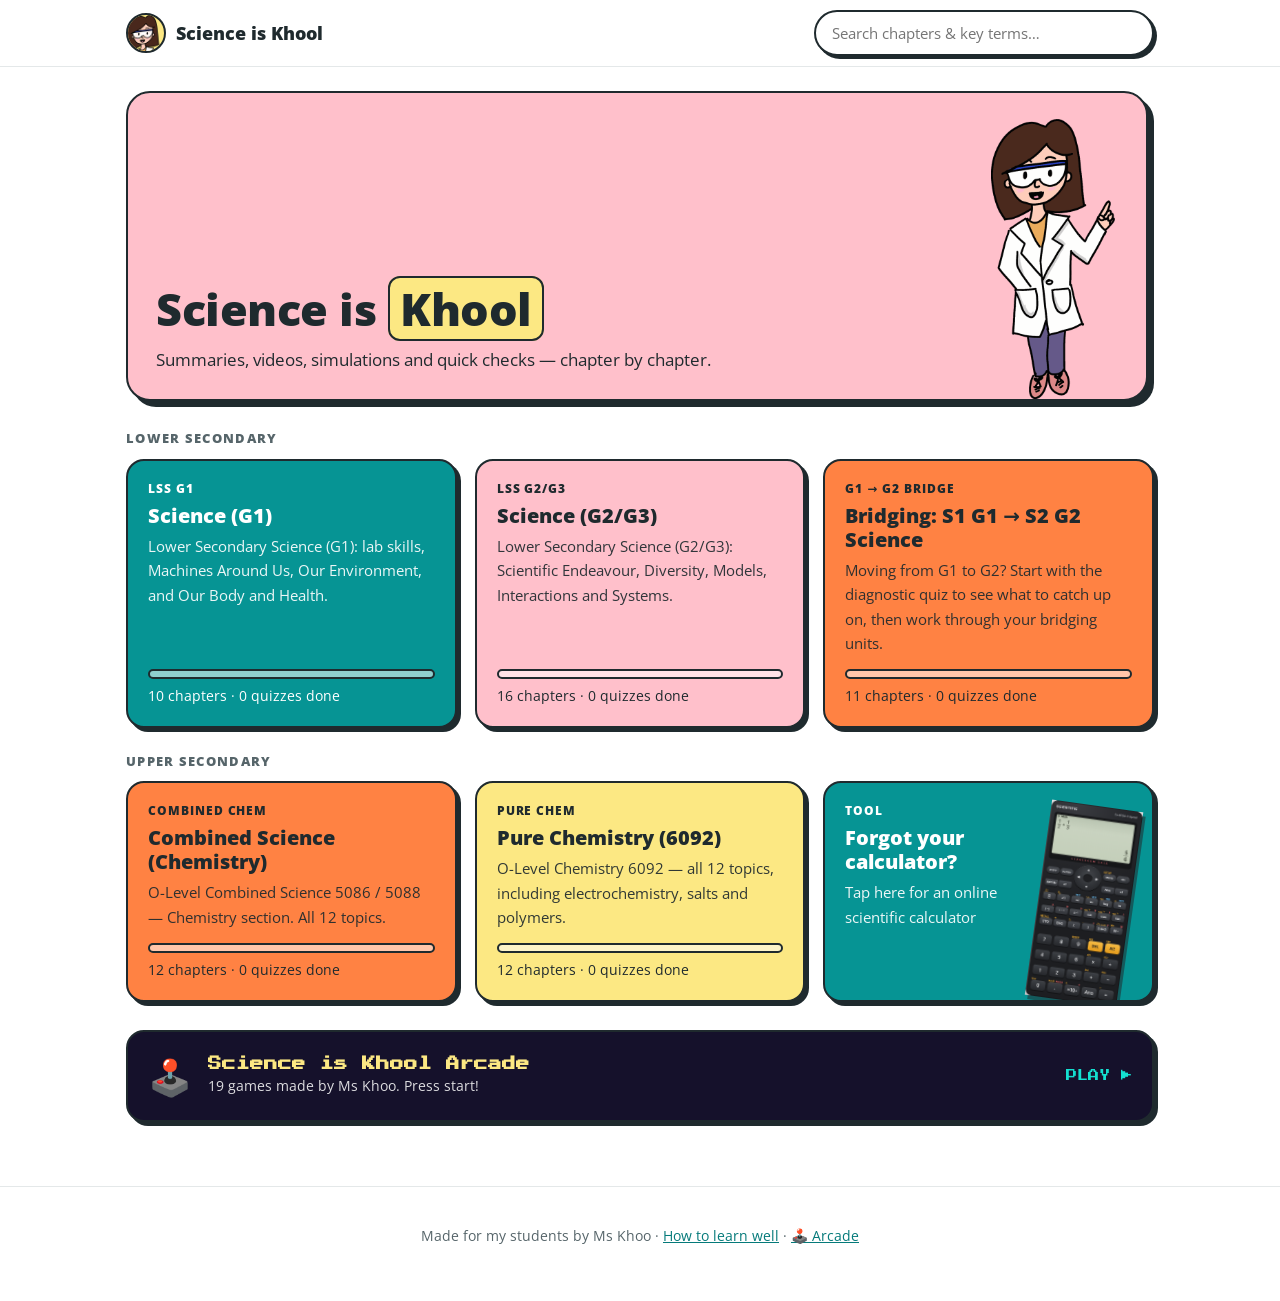
<file: index.html>
<!doctype html>
<html lang="en">
<head>
  <meta charset="utf-8">
  <meta name="viewport" content="width=device-width, initial-scale=1">
  <title>Science is Khool</title>
  <meta name="referrer" content="strict-origin-when-cross-origin">
  <meta name="description" content="Chapter summaries, videos, simulations and quizzes for secondary science and chemistry.">
  <link rel="icon" type="image/png" href="assets/img/favicon.png">
  <link rel="preconnect" href="https://fonts.googleapis.com">
  <link rel="preconnect" href="https://fonts.gstatic.com" crossorigin>
  <link href="https://fonts.googleapis.com/css2?family=Open+Sans:wght@300;400;600;700;800&family=Press+Start+2P&display=swap" rel="stylesheet">
  <link rel="stylesheet" href="assets/style.css?v=20261126a">
</head>
<body>
  <header class="topbar">
    <div class="topbar-inner">
      <a class="brand" href="#/">
        <img src="assets/img/head.png" alt="">
        <span>Science is Khool</span>
      </a>
      <div class="search-wrap">
        <input id="search" type="search" placeholder="Search chapters &amp; key terms…" aria-label="Search chapters and key terms" autocomplete="off">
        <div id="search-results" class="search-results" hidden></div>
      </div>
    </div>
  </header>

  <main id="app" tabindex="-1"></main>

  <footer class="footer">
    <p>Made for my students by Ms Khoo · <a href="#/how-to-learn">How to learn well</a> · <a href="#/arcade">🕹️ Arcade</a></p>
  </footer>

  <!-- Content. To update the site, edit the files in /data.
       After any change, bump the ?v= number below (e.g. 20261004b -> 20261005a)
       so students' browsers load the new version instead of an old saved copy. -->
  <script src="data/site.js?v=20261126a"></script>
  <script src="data/g1-science.js?v=20261028a"></script>
  <script src="data/g2g3-science.js?v=20261028a"></script>
  <script src="data/bridge-g1g2.js?v=20261028a"></script>
  <script src="data/combined-chem.js?v=20261031a"></script>
  <script src="data/pure-chem.js?v=20261031a"></script>
  <script src="data/recall.js?v=20261028a"></script>
  <script src="data/spelling.js?v=20261028a"></script>
  <script src="data/arcade.js?v=20261031a"></script>
  <script src="assets/app.js?v=20261126a"></script>
</body>
</html>
</file>
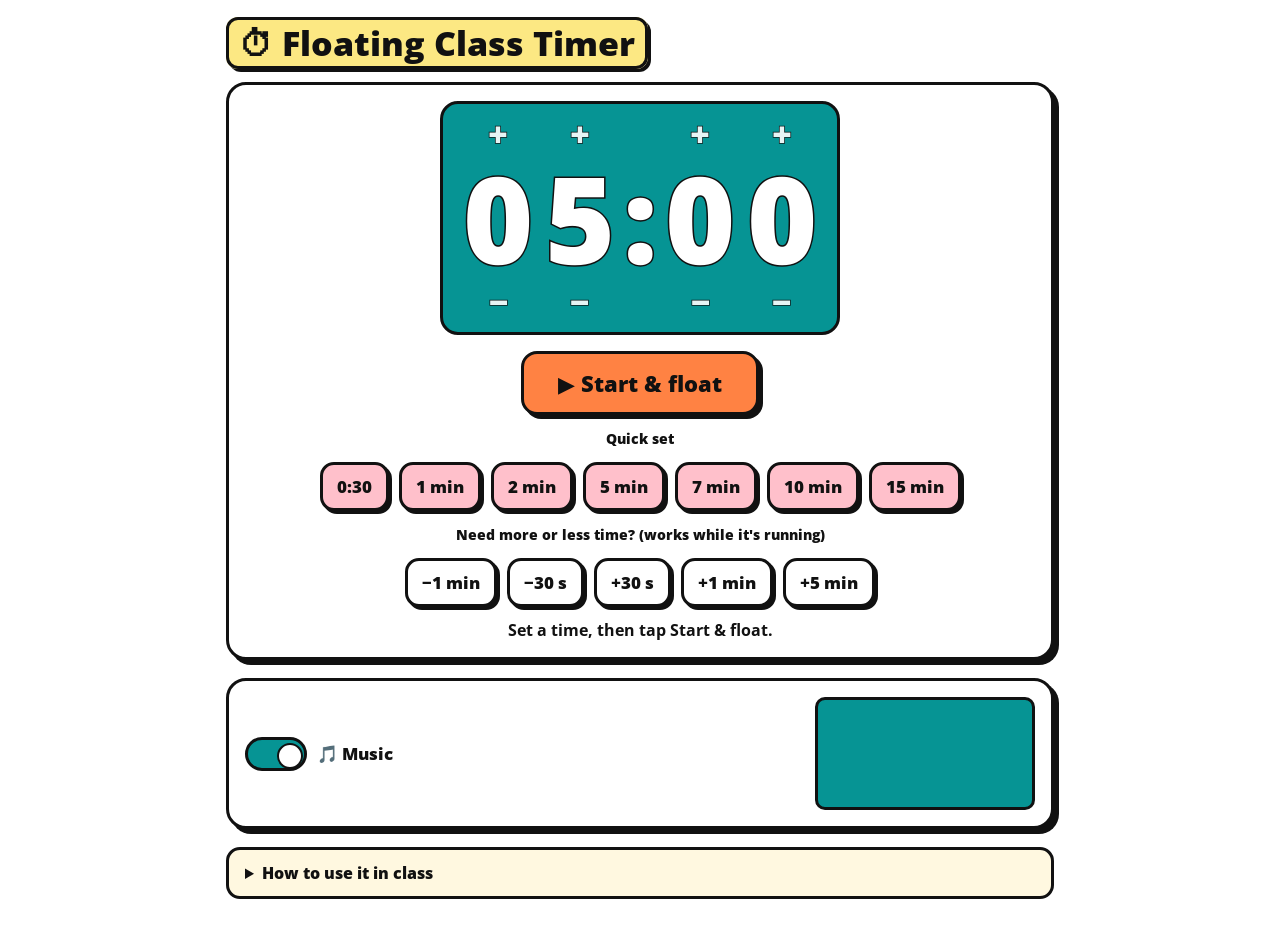
<file: timer/index.html>
<!DOCTYPE html>
<html lang="en">
<head>
<meta charset="utf-8">
<meta name="viewport" content="width=device-width, initial-scale=1">
<title>Floating Class Timer</title>
<meta name="robots" content="noindex">
<link rel="icon" type="image/png" href="../assets/img/favicon.png">
<link rel="preconnect" href="https://fonts.googleapis.com">
<link href="https://fonts.googleapis.com/css2?family=Open+Sans:wght@400;700;800&display=swap" rel="stylesheet">
<style>
  :root{--orange:#FF8243;--pink:#FFC0CB;--yellow:#FCE883;--teal:#069494;--red:#E53935;--ink:#111;color-scheme:light}
  *{box-sizing:border-box;min-width:0}
  body{margin:0;font-family:"Open Sans",system-ui,sans-serif;background:#fff;color:var(--ink);-webkit-tap-highlight-color:transparent}
  main{max-width:860px;margin:0 auto;padding:20px 16px 40px}
  h1{font-weight:800;font-size:clamp(24px,4.5vw,34px);margin:0 0 16px}
  h1 span{background:var(--yellow);border:3px solid var(--ink);border-radius:12px;padding:0 10px;box-shadow:3px 3px 0 var(--ink)}
  button{font-family:inherit;font-weight:800;cursor:pointer;border:3px solid var(--ink);border-radius:14px;box-shadow:3px 3px 0 var(--ink);
         background:#fff;color:var(--ink);transition:transform .08s,box-shadow .08s;touch-action:manipulation}
  button:active{transform:translate(2px,2px);box-shadow:1px 1px 0 var(--ink)}
  .card{border:3px solid var(--ink);border-radius:20px;box-shadow:5px 5px 0 var(--ink);background:#fff;padding:16px;margin-bottom:18px}

  /* Clock with +/- per digit */
  .clock{display:flex;align-items:center;gap:16px;flex-wrap:wrap;justify-content:center}
  .digits{display:grid;grid-template-columns:repeat(2,1fr) auto repeat(2,1fr);align-items:center;justify-items:center;
          background:var(--teal);border:3px solid var(--ink);border-radius:18px;padding:6px 14px;transition:background .3s}
  .digits.warn{background:var(--red)}.digits.done{background:var(--yellow)}
  .d{font-size:clamp(64px,13vw,120px);font-weight:800;line-height:1;color:#fff;-webkit-text-stroke:3px var(--ink);
     paint-order:stroke fill;font-variant-numeric:tabular-nums;width:.68em;text-align:center}
  .colon{font-size:clamp(64px,13vw,120px);font-weight:800;color:#fff;-webkit-text-stroke:3px var(--ink);paint-order:stroke fill;line-height:1;padding:0 2px}
  .pm{width:56px;height:44px;font-size:34px;line-height:1;padding:0;margin:2px 0;background:none;border:0;box-shadow:none;border-radius:10px;
       color:#fff;-webkit-text-stroke:1.5px var(--ink);paint-order:stroke fill;opacity:.9}
  .pm:active{transform:scale(.85);box-shadow:none;background:rgba(255,255,255,.18)}
  .pm:focus-visible{outline:3px solid #fff}
  .clock{flex-direction:column}
  .go{background:var(--orange);font-size:22px;padding:14px 34px;border-radius:16px;box-shadow:4px 4px 0 var(--ink)}

  .row{display:flex;flex-wrap:wrap;gap:10px;margin-top:14px;justify-content:center}
  .chip{padding:10px 14px;font-size:17px;background:var(--pink)}
  .chip.adj{background:#fff}
  .label{font-weight:800;font-size:14px;margin:14px 0 0;text-align:center}

  .bar{display:flex;align-items:center;justify-content:space-between;gap:14px;flex-wrap:wrap}
  .toggle{display:flex;align-items:center;gap:10px;font-weight:800;font-size:17px;cursor:pointer;user-select:none}
  .sw{width:62px;height:34px;border:3px solid var(--ink);border-radius:20px;background:#ddd;position:relative;transition:background .2s}
  .sw::after{content:"";position:absolute;top:3px;left:3px;width:22px;height:22px;border-radius:50%;background:#fff;border:2px solid var(--ink);transition:left .2s}
  .toggle.on .sw{background:var(--teal)}.toggle.on .sw::after{left:29px}
  .msg{font-weight:700;min-height:1.4em;margin:12px 0 0;text-align:center}
  video{width:220px;max-width:100%;border:3px solid var(--ink);border-radius:10px;display:block;background:var(--teal)}
  details{border:3px solid var(--ink);border-radius:14px;padding:12px 16px;background:#fff8e0}
  summary{font-weight:800;cursor:pointer}
  ol{padding-left:20px;line-height:1.55}
</style>
</head>
<body>
<main>
  <h1><span>⏱ Floating Class Timer</span></h1>

  <section class="card">
    <div class="clock">
      <div class="digits" id="digits">
        <button class="pm" data-d="600">+</button><button class="pm" data-d="60">+</button><span></span>
        <button class="pm" data-d="10">+</button><button class="pm" data-d="1">+</button>
        <span class="d" id="d0">0</span><span class="d" id="d1">5</span><span class="colon">:</span>
        <span class="d" id="d2">0</span><span class="d" id="d3">0</span>
        <button class="pm" data-d="-600">−</button><button class="pm" data-d="-60">−</button><span></span>
        <button class="pm" data-d="-10">−</button><button class="pm" data-d="-1">−</button>
      </div>
      <button class="go" id="play">▶ Start &amp; float</button>
    </div>

    <p class="label">Quick set</p>
    <div class="row" id="presets"></div>
    <p class="label">Need more or less time? (works while it's running)</p>
    <div class="row" id="adjusts"></div>
    <p class="msg" id="msg">Set a time, then tap Start &amp; float.</p>
  </section>

  <section class="card bar">
    <div class="toggle" id="music" role="switch" tabindex="0" aria-checked="false"><span class="sw"></span><span>🎵 Music</span></div>
    <video id="v" playsinline webkit-playsinline preload="metadata" muted></video>
  </section>

  <details>
    <summary>How to use it in class</summary>
    <ol>
      <li>Open this page in <b>Safari</b> (not as a Home Screen icon) and set AirPlay to <b>Screen Mirroring</b>.</li>
      <li>Choose music on or off <b>before</b> you start. Switching it while the timer floats may close the floating window. If that happens, tap <b>Start &amp; float</b> again.</li>
      <li>Set the time and tap <b>Start &amp; float</b>. Then switch to PowerPoint or Notability. The timer stays on top.</li>
      <li>To change the time, come back to Safari and tap <b>+</b>/<b>−</b> or a quick button. The floating timer jumps straight away.</li>
      <li>The timer turns red for the last 10 seconds. The music changes for the last 41 seconds, and a chime plays at the end.</li>
      <li>To pause, tap the floating timer once and use its pause button. Drag it anywhere and pinch to resize it.</li>
    </ol>
  </details>
</main>

<script>
{
  const MAX = 3600, OFF = 0.05;
  const SRC = { quiet: "videos/timer-quiet.mp4", music: "videos/timer-music.mp4" };
  const PRESETS = [[30,"0:30"],[60,"1 min"],[120,"2 min"],[300,"5 min"],[420,"7 min"],[600,"10 min"],[900,"15 min"]];
  const ADJ = [[-60,"−1 min"],[-30,"−30 s"],[30,"+30 s"],[60,"+1 min"],[300,"+5 min"]];

  const v = document.getElementById("v"), msg = document.getElementById("msg"),
        digits = document.getElementById("digits"), playBtn = document.getElementById("play"),
        musicEl = document.getElementById("music");

  let setR = 300;          // the time you chose (Stop resets to this)
  let pendingR = 300;      // shown until the video has loaded
  let midRun = false;      // started and not yet stopped
  let swapping = false;
  let music = true;
  try { const m = localStorage.getItem("timerMusic"); if (m !== null) music = m === "1"; } catch (e) {}

  const clamp = (x, a, b) => Math.max(a, Math.min(b, x));
  const ready = () => v.readyState >= 1;
  function remaining() {
    if (!ready() || swapping) return pendingR;
    const t = v.currentTime;
    return t >= MAX ? 0 : clamp(Math.ceil(MAX - t - 1e-6), 0, MAX);
  }
  function seekTo(R) {
    pendingR = R;
    if (ready() && !swapping) v.currentTime = MAX - R + OFF;
  }
  function isFloating() {
    return document.pictureInPictureElement === v || v.webkitPresentationMode === "picture-in-picture";
  }
  function ensureLoaded() { if (!v.src) { v.src = music ? SRC.music : SRC.quiet; v.load(); } }

  function render() {
    const R = remaining(), m = Math.floor(R / 60), s = R % 60;
    const str = String(m).padStart(2, "0") + String(s).padStart(2, "0");
    for (let i = 0; i < 4; i++) document.getElementById("d" + i).textContent = str[i];
    digits.classList.toggle("warn", R > 0 && R <= 10);
    digits.classList.toggle("done", R === 0);
  }

  function adjust(delta) {
    ensureLoaded();
    const wasEnded = remaining() === 0;
    const R = clamp((wasEnded ? 0 : remaining()) + delta, 1, MAX);
    if (!midRun) setR = R;
    seekTo(R);
    if (wasEnded && midRun && delta > 0) v.play();
    render();
  }
  function setPreset(R) {
    ensureLoaded();
    setR = R;
    seekTo(R);
    if (!midRun) msg.textContent = "Set. Tap Start & float.";
    render();
  }

  function enterFloat() {
    try {
      if (v.webkitSupportsPresentationMode && v.webkitSupportsPresentationMode("picture-in-picture")) {
        v.webkitSetPresentationMode("picture-in-picture"); return true;
      }
      if (document.pictureInPictureEnabled && v.requestPictureInPicture) {
        v.requestPictureInPicture().catch(() => { msg.textContent = "Could not float. Please use Safari on your iPad."; });
        return true;
      }
    } catch (e) {}
    return false;
  }

  // Build buttons
  document.getElementById("presets").innerHTML = PRESETS.map(p => `<button class="chip" data-p="${p[0]}">${p[1]}</button>`).join("");
  document.getElementById("adjusts").innerHTML = ADJ.map(a => `<button class="chip adj" data-a="${a[0]}">${a[1]}</button>`).join("");
  document.querySelectorAll("[data-p]").forEach(b => b.onclick = () => setPreset(+b.dataset.p));
  document.querySelectorAll("[data-a]").forEach(b => b.onclick = () => adjust(+b.dataset.a));
  document.querySelectorAll("[data-d]").forEach(b => b.onclick = () => adjust(+b.dataset.d));

  playBtn.onclick = () => {
    ensureLoaded();
    if (remaining() === 0) seekTo(setR);
    v.muted = false;
    midRun = true;
    if (v.paused) {
      const p = v.play();
      if (p && p.catch) p.catch(() => { msg.textContent = "Tap Start & float again."; });
    }
    if (!isFloating() && !enterFloat()) { msg.textContent = "Floating isn't supported here. Please open this page in Safari on your iPad."; render(); return; }
    msg.textContent = "Running! Switch to PowerPoint or Notability.";
    render();
  };

  // Music on/off: swap to the matching video at the same moment
  function showMusic() {
    musicEl.classList.toggle("on", music);
    musicEl.setAttribute("aria-checked", music ? "true" : "false");
  }
  function toggleMusic() {
    music = !music;
    try { localStorage.setItem("timerMusic", music ? "1" : "0"); } catch (e) {}
    showMusic();
    if (!v.src) return;
    const R = remaining(), wasPlaying = !v.paused;
    pendingR = R; swapping = true;
    v.addEventListener("loadedmetadata", () => {
      swapping = false;
      v.currentTime = R === 0 ? MAX + 0.5 : MAX - R + OFF;
      if (wasPlaying) { v.muted = false; v.play().catch(() => {}); }
      render();
    }, { once: true });
    v.src = music ? SRC.music : SRC.quiet;
    v.load();
    msg.textContent = music ? "Music on." : "Music off.";
  }
  musicEl.onclick = toggleMusic;
  musicEl.onkeydown = e => { if (e.key === " " || e.key === "Enter") { e.preventDefault(); toggleMusic(); } };
  showMusic();

  v.addEventListener("loadedmetadata", () => { if (!swapping) seekTo(pendingR); render(); });
  v.addEventListener("ended", () => { msg.textContent = "Time's up! Tap + to add time, or pick a new time and tap Start & float."; render(); });
  v.addEventListener("pause", render);
  v.addEventListener("play", render);
  v.addEventListener("leavepictureinpicture", () => { if (midRun) msg.textContent = "Floating window closed. Tap Start & float to bring it back."; });
  v.addEventListener("webkitpresentationmodechanged", () => {
    if (v.webkitPresentationMode === "inline" && midRun) msg.textContent = "Floating window closed. Tap Start & float to bring it back.";
  });

  setInterval(render, 250);
  render();
}
</script>
</body>
</html>
</file>
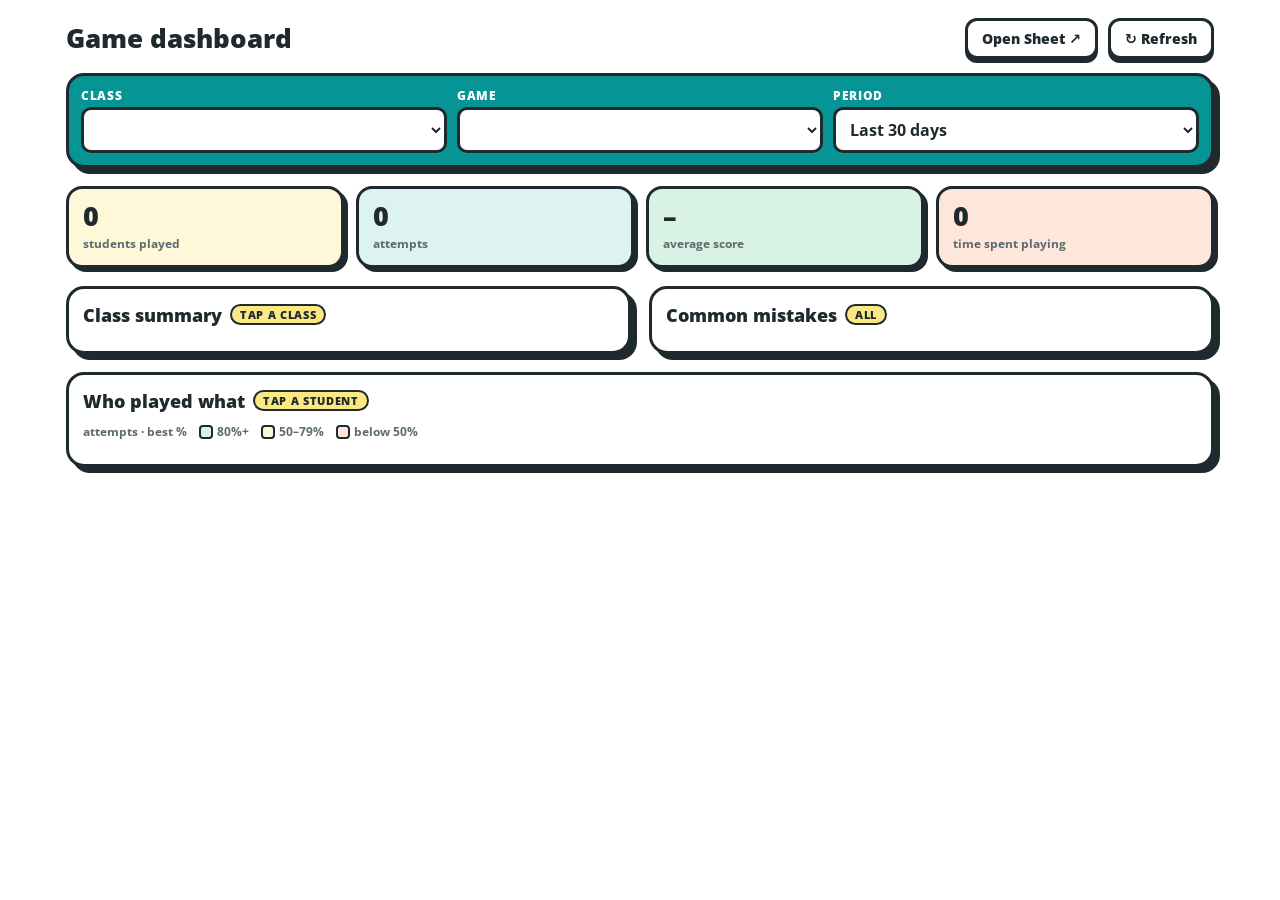
<file: apps-script/Dashboard.html>
<!DOCTYPE html>
<html lang="en">
<head>
<base target="_top">
<meta charset="utf-8">
<meta name="viewport" content="width=device-width, initial-scale=1">
<title>Game dashboard · Science is Khool</title>
<link rel="preconnect" href="https://fonts.googleapis.com">
<link href="https://fonts.googleapis.com/css2?family=Open+Sans:wght@400;600;700;800&display=swap" rel="stylesheet">
<style>
:root {
  --orange: #FF8243; --pink: #FFC0CB; --yellow: #FCE883; --teal: #069494; --teal-ink: #057A7A;
  --orange-tint: #FFE6DA; --yellow-tint: #FEF8D9; --teal-tint: #DDF3F2; --good-tint: #D8F3E4;
  --ink: #1F2A2E; --muted: #5B6B70; --b: 3px solid var(--ink); --font: "Open Sans", system-ui, sans-serif;
}
* { box-sizing: border-box; }
body { margin: 0; font-family: var(--font); color: var(--ink); background: #fff; }
.wrap { max-width: 1180px; margin: 0 auto; padding: 18px 16px 48px; }
header { display: flex; align-items: center; justify-content: space-between; gap: 12px; flex-wrap: wrap; margin-bottom: 14px; }
h1 { margin: 0; font-size: 1.6rem; font-weight: 800; }
h1 small { display: block; font-size: .85rem; font-weight: 600; color: var(--muted); }
h2 { font-size: 1.1rem; font-weight: 800; margin: 0 0 10px; display: flex; align-items: center; gap: 8px; }
h2 .tag { font-size: .7rem; letter-spacing: .06em; text-transform: uppercase; border: 2px solid var(--ink); border-radius: 99px; padding: 1px 8px; background: var(--yellow); }
a.btn, button.btn { font: 800 .9rem var(--font); color: var(--ink); background: #fff; border: var(--b); border-radius: 12px; padding: 8px 14px; box-shadow: 0 4px 0 var(--ink); text-decoration: none; cursor: pointer; }
.filters { display: flex; flex-wrap: wrap; gap: 10px; background: var(--teal); border: var(--b); border-radius: 18px; padding: 12px; box-shadow: 6px 6px 0 var(--ink); margin-bottom: 18px; }
.filters label { display: flex; flex-direction: column; gap: 4px; font-size: .72rem; font-weight: 800; letter-spacing: .06em; text-transform: uppercase; color: #fff; flex: 1 1 160px; }
.filters select { font: 700 1rem var(--font); color: var(--ink); border: var(--b); border-radius: 10px; padding: 8px 10px; background: #fff; }
.kpis { display: grid; grid-template-columns: repeat(4, 1fr); gap: 12px; margin-bottom: 18px; }
.kpi { border: var(--b); border-radius: 16px; padding: 12px 14px; box-shadow: 4px 4px 0 var(--ink); background: #fff; }
.kpi:nth-child(1) { background: var(--yellow-tint); } .kpi:nth-child(2) { background: var(--teal-tint); } .kpi:nth-child(3) { background: var(--good-tint); } .kpi:nth-child(4) { background: var(--orange-tint); }
.kpi b { display: block; font-size: 1.7rem; font-weight: 800; line-height: 1.1; }
.kpi span { font-size: .78rem; font-weight: 700; color: var(--muted); }
.grid2 { display: grid; grid-template-columns: 1fr 1fr; gap: 18px; margin-bottom: 18px; }
.card { border: var(--b); border-radius: 18px; padding: 14px; box-shadow: 6px 6px 0 var(--ink); background: #fff; min-width: 0; }
table { border-collapse: separate; border-spacing: 0; width: 100%; font-size: .9rem; }
th { text-align: left; font-size: .7rem; letter-spacing: .05em; text-transform: uppercase; color: var(--muted); padding: 6px 8px; border-bottom: 2.5px solid var(--ink); background: #fff; white-space: nowrap; }
td { padding: 7px 8px; border-bottom: 1px solid #E3ECEC; }
tr.click { cursor: pointer; } tr.click:hover td { background: var(--yellow-tint); }
td.num, th.num { text-align: right; font-variant-numeric: tabular-nums; }
.scroll { overflow: auto; max-height: 70vh; border-radius: 10px; }
.matrix th, .matrix td { white-space: nowrap; }
.matrix th.g { text-align: center; max-width: 110px; white-space: normal; line-height: 1.2; vertical-align: bottom; }
.matrix td.c { text-align: center; font-weight: 700; font-size: .85rem; }
.matrix thead th { position: sticky; top: 0; z-index: 2; }
.matrix .stick { position: sticky; left: 0; background: #fff; z-index: 1; }
.matrix thead .stick { z-index: 3; }
.matrix td.hi { background: var(--good-tint); } .matrix td.mid { background: var(--yellow-tint); } .matrix td.lo { background: var(--orange-tint); }
.matrix tr:hover td.stick { background: var(--yellow-tint); }
.name { font-weight: 700; } .reg { color: var(--muted); font-size: .8rem; margin-right: 6px; }
.legend { display: flex; gap: 12px; flex-wrap: wrap; font-size: .78rem; font-weight: 700; color: var(--muted); margin: 0 0 10px; }
.legend i { display: inline-block; width: 14px; height: 14px; border: 2px solid var(--ink); border-radius: 4px; vertical-align: -3px; margin-right: 4px; }
.err { display: grid; grid-template-columns: 1fr auto; gap: 2px 10px; align-items: center; padding: 6px 0; border-bottom: 1px solid #E3ECEC; }
.err .bar { grid-column: 1 / -1; height: 8px; border: 2px solid var(--ink); border-radius: 99px; background: #fff; overflow: hidden; }
.err .bar i { display: block; height: 100%; background: var(--orange); }
.err b { font-size: .9rem; } .err small { color: var(--muted); font-weight: 700; font-size: .75rem; }
.err .n { font-weight: 800; }
.empty { color: var(--muted); font-weight: 600; padding: 10px 0; }
dialog { border: var(--b); border-radius: 18px; padding: 0; box-shadow: 8px 8px 0 var(--ink); width: min(680px, 94vw); max-height: 86vh; }
dialog::backdrop { background: rgba(31, 42, 46, .45); }
.dlg-head { background: var(--teal); color: #fff; padding: 12px 16px; display: flex; justify-content: space-between; align-items: center; gap: 10px; }
.dlg-head h3 { margin: 0; font-size: 1.15rem; } .dlg-head small { display: block; font-weight: 600; opacity: .9; }
.dlg-body { padding: 12px 16px 18px; overflow: auto; max-height: calc(86vh - 70px); }
.hist { border-bottom: 1px solid #E3ECEC; padding: 8px 0; }
.hist .top { display: flex; justify-content: space-between; gap: 8px; flex-wrap: wrap; font-weight: 800; }
.hist .meta { font-size: .8rem; color: var(--muted); font-weight: 600; }
.hist .w { font-size: .82rem; margin-top: 4px; color: #8A3B17; }
.pill { display: inline-block; font-size: .75rem; font-weight: 800; border: 2px solid var(--ink); border-radius: 99px; padding: 0 8px; }
.pill.hi { background: var(--good-tint); } .pill.mid { background: var(--yellow-tint); } .pill.lo { background: var(--orange-tint); }
@media (max-width: 820px) { .grid2 { grid-template-columns: 1fr; } .kpis { grid-template-columns: repeat(2, 1fr); } }
</style>
</head>
<body>
<div class="wrap">
  <header>
    <h1>Game dashboard<small id="updated"></small></h1>
    <div style="display:flex;gap:10px;flex-wrap:wrap"><a class="btn" id="sheet-link" target="_blank" rel="noopener">Open Sheet ↗</a><button class="btn" type="button" onclick="location.reload()">↻ Refresh</button></div>
  </header>

  <div class="filters">
    <label>Class<select id="f-cls"></select></label>
    <label>Game<select id="f-game"></select></label>
    <label>Period<select id="f-days">
      <option value="7">Last 7 days</option><option value="30" selected>Last 30 days</option><option value="120">Last 4 months</option><option value="365">Last 12 months</option><option value="0">All time</option>
    </select></label>
  </div>

  <div class="kpis">
    <div class="kpi"><b id="k-students">0</b><span>students played</span></div>
    <div class="kpi"><b id="k-attempts">0</b><span>attempts</span></div>
    <div class="kpi"><b id="k-avg">–</b><span>average score</span></div>
    <div class="kpi"><b id="k-time">0</b><span>time spent playing</span></div>
  </div>

  <div class="grid2">
    <section class="card">
      <h2>Class summary <span class="tag">tap a class</span></h2>
      <div class="scroll" style="max-height:420px"><table id="t-classes"></table></div>
    </section>
    <section class="card">
      <h2>Common mistakes <span class="tag" id="mist-scope">all</span></h2>
      <div id="mistakes"></div>
    </section>
  </div>

  <section class="card">
    <h2>Who played what <span class="tag">tap a student</span></h2>
    <p class="legend"><span>attempts · best %</span><span><i style="background:var(--good-tint)"></i>80%+</span><span><i style="background:var(--yellow-tint)"></i>50–79%</span><span><i style="background:var(--orange-tint)"></i>below 50%</span></p>
    <div class="scroll"><table class="matrix" id="t-matrix"></table></div>
  </section>
</div>

<dialog id="dlg">
  <div class="dlg-head"><h3 id="dlg-title"></h3><button class="btn" type="button" onclick="document.getElementById('dlg').close()">Close</button></div>
  <div class="dlg-body" id="dlg-body"></div>
</dialog>

<script>
var P = <?!= payload ?>;
(function () {
  "use strict";
  var $ = function (id) { return document.getElementById(id); };
  function esc(s) { return String(s == null ? "" : s).replace(/[&<>"']/g, function (c) { return { "&": "&amp;", "<": "&lt;", ">": "&gt;", '"': "&quot;", "'": "&#39;" }[c]; }); }
  // rows: [t, game, chapter, cls, reg, name, score, total, pct, time, errs, wrong]
  var ROWS = P.rows.map(function (r) { return { t: r[0], game: r[1], chapter: r[2], cls: r[3], reg: r[4], name: r[5], score: r[6], total: r[7], pct: r[8], time: r[9], errs: r[10], wrong: r[11] }; });
  $("updated").textContent = "Updated " + P.updated + " · " + ROWS.length + " results in total";
  $("sheet-link").href = P.sheetUrl;

  var LEVELS = ["S1", "S2", "S3", "S4"], VALUES = ["Charity", "Courage", "Faith", "Hope", "Humility", "Integrity", "Love", "Respect", "Joy"];
  function rank(c) { var p = c.split(" "), l = LEVELS.indexOf(p[0]), v = VALUES.indexOf(p[1]); if (l > -1 && v > -1) return l * 10 + v; if (/^(S)?5 Faith$/.test(c)) return 50; return c === "Visitor" ? 90 : c === "Other" ? 91 : 80; }
  function byClass(a, b) { return rank(a) - rank(b) || (a < b ? -1 : a > b ? 1 : 0); }
  function key(r) { return r.cls + "|" + (r.reg ? String(Number(r.reg) || r.reg) : r.name.toLowerCase()); }
  function band(p) { return p == null ? "" : p >= 80 ? "hi" : p >= 50 ? "mid" : "lo"; }
  function fmtDate(t) { return t ? new Date(t).toLocaleDateString("en-SG", { day: "numeric", month: "short" }) : ""; }
  function fmtTime(s) { s = Math.round(s); if (s < 3600) return Math.round(s / 60) + " min"; return Math.floor(s / 3600) + " h " + Math.round((s % 3600) / 60) + " min"; }
  function isStudent(c) { return c !== "Visitor" && c !== "Other"; }

  // Filter options
  var classes = {}, games = {};
  ROWS.forEach(function (r) { classes[r.cls] = 1; games[r.game] = 1; });
  $("f-cls").innerHTML = '<option value="*">All students</option>' + Object.keys(classes).sort(byClass).map(function (c) { return "<option>" + esc(c) + "</option>"; }).join("") + '<option value="**">Everyone (incl. visitors)</option>';
  $("f-game").innerHTML = '<option value="*">All games</option>' + Object.keys(games).sort().map(function (g) { return "<option>" + esc(g) + "</option>"; }).join("");
  try { var saved = JSON.parse(localStorage.getItem("sik-dash") || "{}"); ["cls", "game", "days"].forEach(function (k) { var el = $("f-" + k); if (saved[k] && Array.prototype.some.call(el.options, function (o) { return o.value === saved[k]; })) el.value = saved[k]; }); } catch (e) {}
  ["f-cls", "f-game", "f-days"].forEach(function (id) { $(id).addEventListener("change", render); });

  function filtered(ignoreClass) {
    var c = $("f-cls").value, g = $("f-game").value, d = +$("f-days").value, since = d ? Date.now() - d * 864e5 : 0;
    return ROWS.filter(function (r) {
      if (r.t < since) return false;
      if (g !== "*" && r.game !== g) return false;
      if (ignoreClass) return c === "**" || isStudent(r.cls) || r.cls === c;
      if (c === "*") return isStudent(r.cls);
      if (c === "**") return true;
      return r.cls === c;
    });
  }

  function render() {
    try { localStorage.setItem("sik-dash", JSON.stringify({ cls: $("f-cls").value, game: $("f-game").value, days: $("f-days").value })); } catch (e) {}
    var rows = filtered(false);
    // KPIs
    var st = {}, pSum = 0, pN = 0, tSum = 0;
    rows.forEach(function (r) { st[key(r)] = 1; if (r.pct != null) { pSum += r.pct; pN++; } tSum += r.time || 0; });
    $("k-students").textContent = Object.keys(st).length;
    $("k-attempts").textContent = rows.length;
    $("k-avg").textContent = pN ? Math.round(pSum / pN) + "%" : "–";
    $("k-time").textContent = fmtTime(tSum);

    // Class summary (ignores the class filter so you can compare classes)
    var cs = {};
    filtered(true).forEach(function (r) {
      var c = cs[r.cls] = cs[r.cls] || { s: {}, n: 0, p: 0, pn: 0, last: 0 };
      c.s[key(r)] = 1; c.n++; if (r.pct != null) { c.p += r.pct; c.pn++; } c.last = Math.max(c.last, r.t);
    });
    var cl = Object.keys(cs).sort(byClass), sel = $("f-cls").value;
    $("t-classes").innerHTML = cl.length ? "<thead><tr><th>Class</th><th class='num'>Students</th><th class='num'>Attempts</th><th class='num'>Avg %</th><th class='num'>Last played</th></tr></thead><tbody>" +
      cl.map(function (c) { var x = cs[c], a = x.pn ? Math.round(x.p / x.pn) : null;
        return '<tr class="click" data-c="' + esc(c) + '"' + (c === sel ? ' style="outline:3px solid var(--orange);outline-offset:-3px"' : "") + "><td><b>" + esc(c) + "</b></td><td class='num'>" + Object.keys(x.s).length + "</td><td class='num'>" + x.n + "</td><td class='num'>" + (a == null ? "–" : '<span class="pill ' + band(a) + '">' + a + "%</span>") + "</td><td class='num'>" + fmtDate(x.last) + "</td></tr>"; }).join("") + "</tbody>"
      : '<tbody><tr><td class="empty">No results in this period.</td></tr></tbody>';
    Array.prototype.forEach.call($("t-classes").querySelectorAll("tr.click"), function (tr) {
      tr.addEventListener("click", function () { $("f-cls").value = $("f-cls").value === tr.dataset.c ? "*" : tr.dataset.c; render(); });
    });

    // Common mistakes
    var em = {};
    rows.forEach(function (r) { (r.errs || []).forEach(function (e) { var k = e[0], m = em[k] = em[k] || { n: 0, games: {} }; m.n += e[1]; m.games[r.game] = (m.games[r.game] || 0) + e[1]; }); });
    var ek = Object.keys(em).sort(function (a, b) { return em[b].n - em[a].n; }).slice(0, 10), top = ek.length ? em[ek[0]].n : 1;
    $("mist-scope").textContent = ($("f-cls").value === "*" ? "all students" : $("f-cls").value === "**" ? "everyone" : $("f-cls").value) + ($("f-game").value !== "*" ? " · " + $("f-game").value : "");
    $("mistakes").innerHTML = ek.length ? ek.map(function (k) {
      var g = Object.keys(em[k].games).sort(function (a, b) { return em[k].games[b] - em[k].games[a]; });
      return '<div class="err"><div><b>' + esc(k) + "</b><br><small>" + esc(g.join(", ")) + '</small></div><span class="n">×' + em[k].n + '</span><div class="bar"><i style="width:' + Math.round(100 * em[k].n / top) + '%"></i></div></div>';
    }).join("") : '<p class="empty">No mistakes recorded for this selection.</p>';

    // Student × game matrix
    var gs = {}, ss = {};
    rows.forEach(function (r) {
      gs[r.game] = 1;
      var k = key(r), s = ss[k] = ss[k] || { cls: r.cls, reg: r.reg, name: r.name, t: 0, g: {} };
      if (r.t >= s.t) { s.t = r.t; s.name = r.name || s.name; }
      var x = s.g[r.game] = s.g[r.game] || { n: 0, best: null }; x.n++; if (r.pct != null) x.best = x.best == null ? r.pct : Math.max(x.best, r.pct);
    });
    var gl = Object.keys(gs).sort(), sk = Object.keys(ss).sort(function (a, b) { var x = ss[a], y = ss[b]; return byClass(x.cls, y.cls) || ((Number(x.reg) || 999) - (Number(y.reg) || 999)) || (x.name < y.name ? -1 : 1); });
    var oneClass = $("f-cls").value !== "*" && $("f-cls").value !== "**";
    $("t-matrix").innerHTML = sk.length ? "<thead><tr><th class='stick'>Student</th>" + (oneClass ? "" : "<th>Class</th>") + gl.map(function (g) { return "<th class='g'>" + esc(g) + "</th>"; }).join("") + "<th class='num'>Last played</th></tr></thead><tbody>" +
      sk.map(function (k) { var s = ss[k];
        return '<tr class="click" data-k="' + esc(k) + '"><td class="stick"><span class="reg">' + esc(s.reg || "–") + '</span><span class="name">' + esc(s.name) + "</span></td>" + (oneClass ? "" : "<td>" + esc(s.cls) + "</td>") +
          gl.map(function (g) { var x = s.g[g]; return x ? '<td class="c ' + band(x.best) + '">' + x.n + " · " + (x.best == null ? "–" : x.best + "%") + "</td>" : '<td class="c"></td>'; }).join("") +
          "<td class='num'>" + fmtDate(s.t) + "</td></tr>"; }).join("") + "</tbody>"
      : '<tbody><tr><td class="empty">No one has played in this period yet.</td></tr></tbody>';
    Array.prototype.forEach.call($("t-matrix").querySelectorAll("tr.click"), function (tr) { tr.addEventListener("click", function () { openStudent(tr.dataset.k); }); });
  }

  function openStudent(k) {
    var all = ROWS.filter(function (r) { return key(r) === k; }).sort(function (a, b) { return b.t - a.t; });
    if (!all.length) return;
    var s = all[0], mins = 0; all.forEach(function (r) { mins += r.time || 0; });
    $("dlg-title").innerHTML = esc(s.name) + "<small>" + esc(s.cls) + (s.reg ? " · Reg " + esc(s.reg) : "") + " · " + all.length + " attempts · " + fmtTime(mins) + " (all time)</small>";
    $("dlg-body").innerHTML = all.map(function (r) {
      var errs = (r.errs || []).map(function (e) { return e[0] + (e[1] > 1 ? " ×" + e[1] : ""); }).join("; ");
      return '<div class="hist"><div class="top"><span>' + esc(r.game) + (r.chapter ? " · " + esc(r.chapter) : "") + "</span>" +
        (r.pct != null ? '<span class="pill ' + band(r.pct) + '">' + r.score + "/" + r.total + " · " + r.pct + "%</span>" : "") + "</div>" +
        '<div class="meta">' + new Date(r.t).toLocaleString("en-SG", { day: "numeric", month: "short", hour: "numeric", minute: "2-digit" }) + (r.time ? " · " + Math.round(r.time / 60 * 10) / 10 + " min" : "") + "</div>" +
        (errs ? '<div class="w">Mistakes: ' + esc(errs) + "</div>" : r.wrong && r.wrong !== "None" ? '<div class="w">Wrong: ' + esc(r.wrong) + "</div>" : "") + "</div>";
    }).join("");
    $("dlg").showModal();
  }

  render();
})();
</script>
</body>
</html>
</file>
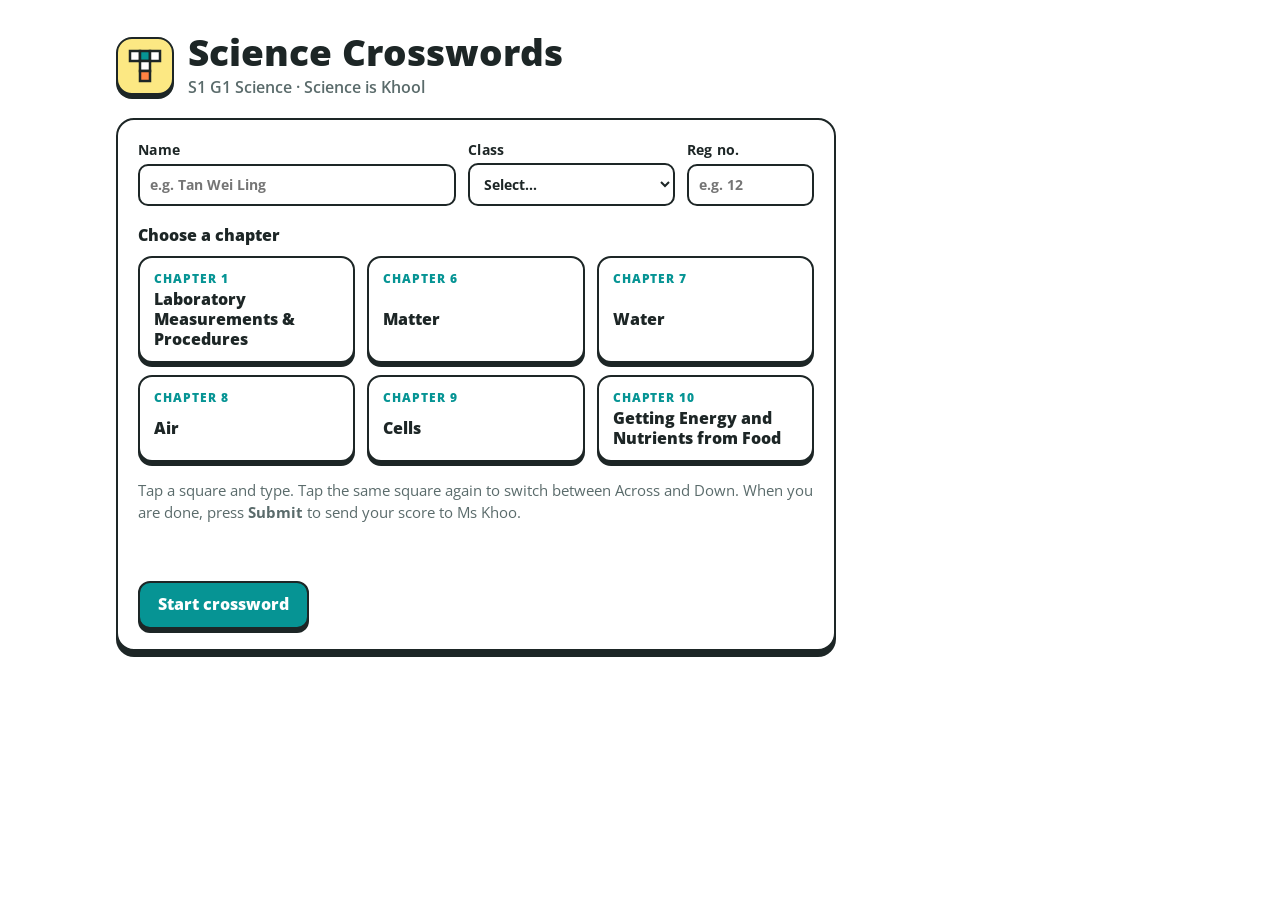
<file: games/g1-crossword.html>
<!doctype html>
<html lang="en">
<head>
<meta charset="utf-8">
<meta name="viewport" content="width=device-width, initial-scale=1, viewport-fit=cover">
<title>Science Crosswords</title>
<link rel="preconnect" href="https://fonts.googleapis.com">
<link rel="stylesheet" href="https://fonts.googleapis.com/css2?family=Open+Sans:wght@400;600;700;800&display=swap">
<style>
/* Layout: Science is Khool "Arcade Punch" — teal scoreboard on top, sticker-outlined grid card, clue lists beside (wide) or below (phone). Light only, by brand choice. */
:root {
  --orange: #FF8243; --pink: #FFC0CB; --yellow: #FCE883; --teal: #069494;
  --ink: #1d2626; --muted: #5a6b6b; --line: #1d2626; --paper: #ffffff; --wash: #f3fbfa;
  --good: #1f9d55; --goodbg: #d9f5e4; --bad: #d64545; --badbg: #ffe1e1;
  --font: "Open Sans", system-ui, -apple-system, "Segoe UI", Roboto, sans-serif;
  color-scheme: light;
}
* { box-sizing: border-box; }
[hidden] { display: none !important; }
html, body { background: var(--paper); color: var(--ink); }
body { font-family: var(--font); font-size: 16px; line-height: 1.45; }
.wrap { max-width: 1080px; margin: 0 auto; padding-inline: 16px; padding-block: 16px 40px; }
h1, h2, h3 { text-wrap: balance; margin: 0; }
button, select, input { font: inherit; }
.btn { border: 2.5px solid var(--line); border-radius: 12px; padding: 10px 18px; font-weight: 800; background: var(--yellow); color: var(--ink);
  box-shadow: 0 4px 0 var(--line); cursor: pointer; transition: transform .08s, box-shadow .08s; }
.btn:active { transform: translateY(3px); box-shadow: 0 1px 0 var(--line); }
.btn:focus-visible, .chip:focus-visible, select:focus-visible, input:focus-visible { outline: 3px solid var(--orange); outline-offset: 2px; }
.btn.teal { background: var(--teal); color: #fff; }
.btn.orange { background: var(--orange); }
.btn.pink { background: var(--pink); }
.btn.ghost { background: var(--paper); }
.btn:disabled { opacity: .55; cursor: default; }
.card { border: 2.5px solid var(--line); border-radius: 18px; background: var(--paper); box-shadow: 0 6px 0 var(--line); }

/* Start screen */
.hero { display: flex; gap: 14px; align-items: center; margin-block: 8px 18px; }
.badge { width: 58px; height: 58px; border-radius: 16px; border: 2.5px solid var(--line); background: var(--yellow); display: grid; place-items: center;
  box-shadow: 0 4px 0 var(--line); flex: none; }
.hero h1 { font-size: clamp(1.6rem, 5vw, 2.3rem); font-weight: 800; line-height: 1.1; }
.hero p { margin: 4px 0 0; color: var(--muted); font-weight: 600; }
.start { padding: 20px; display: grid; gap: 18px; max-width: 720px; }
.fields { display: grid; grid-template-columns: 2fr 1.3fr .8fr; gap: 12px; }
@media (max-width: 560px) { .fields { grid-template-columns: 1fr 1fr; } .fields .f-name { grid-column: 1 / -1; } }
label.f { display: grid; gap: 4px; font-weight: 700; font-size: .85rem; letter-spacing: .02em; }
label.f input, label.f select { border: 2px solid var(--line); border-radius: 10px; padding: 9px 10px; background: var(--paper); color: var(--ink); width: 100%; min-width: 0; }
.chapters { display: grid; grid-template-columns: repeat(auto-fill, minmax(200px, 1fr)); gap: 12px; }
.chip { text-align: left; border: 2.5px solid var(--line); border-radius: 14px; padding: 12px 14px; background: var(--paper); cursor: pointer; display: grid; gap: 2px;
  box-shadow: 0 4px 0 var(--line); color: var(--ink); }
.chip .k { font-size: .75rem; font-weight: 800; letter-spacing: .08em; text-transform: uppercase; color: var(--teal); }
.chip .t { font-weight: 800; line-height: 1.25; }
.chip[aria-pressed="true"] { background: var(--yellow); }
.chip[aria-pressed="true"] .k { color: var(--ink); }
.err { color: var(--bad); font-weight: 700; min-height: 1.4em; margin: 0; }
.howto { margin: 0; color: var(--muted); font-size: .92rem; }

/* Game */
.score { background: var(--teal); color: #fff; border: 2.5px solid var(--line); border-radius: 16px; box-shadow: 0 5px 0 var(--line);
  display: flex; flex-wrap: wrap; align-items: center; gap: 10px 18px; padding: 10px 16px; margin-bottom: 14px; }
.score h2 { font-size: 1.1rem; font-weight: 800; flex: 1 1 220px; min-width: 0; }
.score h2 small { display: block; font-size: .72rem; letter-spacing: .1em; text-transform: uppercase; opacity: .85; }
.stat { background: var(--paper); color: var(--ink); border: 2px solid var(--line); border-radius: 10px; padding: 3px 10px; font-weight: 800; font-variant-numeric: tabular-nums; }
.stat span { font-size: .7rem; letter-spacing: .08em; text-transform: uppercase; color: var(--muted); margin-right: 6px; }
.game { display: grid; grid-template-columns: minmax(0, 1fr) minmax(260px, 340px); gap: 18px; align-items: start; }
@media (max-width: 820px) { .game { grid-template-columns: minmax(0, 1fr); } }
.board { padding: 14px; display: grid; gap: 12px; min-width: 0; }
.cluebar { background: var(--pink); border: 2px solid var(--line); border-radius: 12px; padding: 8px 12px; font-weight: 700; min-height: 2.9em; display: flex; gap: 10px; align-items: center; }
.cluebar b { background: var(--paper); border: 2px solid var(--line); border-radius: 8px; padding: 0 7px; white-space: nowrap; }
.gridbox { overflow-x: auto; display: flex; justify-content: center; }
.grid { display: grid; gap: 0; position: relative; user-select: none; -webkit-user-select: none; touch-action: manipulation; }
.cell { width: var(--cs); height: var(--cs); position: relative; }
.cell.on { border: 1.5px solid var(--line); margin: -0.75px; background: var(--paper); cursor: pointer; }
.cell .n { position: absolute; top: 1px; left: 3px; font-size: calc(var(--cs) * .28); font-weight: 700; line-height: 1; color: var(--ink); }
.cell .l { position: absolute; inset: 0; display: grid; place-items: center; font-weight: 800; font-size: calc(var(--cs) * .55); padding-top: calc(var(--cs) * .1); text-transform: uppercase; }
.cell.word { background: #e2f4f2; }
.cell.cur { background: var(--yellow); }
.cell.wrong { background: var(--badbg); }
.cell.wrong .l { color: var(--bad); }
.cell.right { background: var(--goodbg); }
.cell.shown .l { color: var(--teal); }
.actions { display: flex; flex-wrap: wrap; gap: 10px; }
.note { margin: 0; font-size: .85rem; color: var(--muted); }
.clues { padding: 12px 14px; display: grid; gap: 10px; max-height: 76vh; overflow: auto; min-width: 0; }
@media (max-width: 820px) { .clues { max-height: none; } }
.clues h3 { font-size: .8rem; letter-spacing: .12em; text-transform: uppercase; color: var(--teal); font-weight: 800; }
.clues ol { list-style: none; margin: 0; padding: 0; display: grid; gap: 2px; }
.clues li button { all: unset; display: grid; grid-template-columns: 1.8em 1fr; gap: 4px; padding: 6px 8px; border-radius: 9px; cursor: pointer; font-size: .93rem; line-height: 1.35; width: 100%; box-sizing: border-box; }
.clues li button:focus-visible { outline: 3px solid var(--orange); }
.clues li button .num { font-weight: 800; }
.clues li button .en { font-weight: 700; color: var(--muted); white-space: nowrap; }
.clues li button.act { background: var(--yellow); }
.clues li button.done { color: var(--muted); }
.clues li button.done .txt { text-decoration: line-through; text-decoration-thickness: 1.5px; }
#kb { position: fixed; left: -9999px; top: 0; opacity: 0; width: 2px; height: 2px; font-size: 16px; }

/* Modal-like panels */
.panel { padding: 18px; display: grid; gap: 12px; margin-bottom: 14px; }
.panel h2 { font-size: 1.3rem; font-weight: 800; }
.big { font-size: clamp(2.2rem, 8vw, 3.2rem); font-weight: 800; line-height: 1; font-variant-numeric: tabular-nums; }
.results { display: flex; flex-wrap: wrap; gap: 12px; }
.results .stat { padding: 8px 14px; font-size: 1.1rem; }
.misses { margin: 0; padding-left: 1.1em; display: grid; gap: 4px; }
.misses s { color: var(--bad); }
.misses strong { color: var(--good); }
@media (prefers-reduced-motion: reduce) { .btn { transition: none; } }
</style>
</head>
<body>


<div class="wrap">
  <!-- START -->
  <section id="startView">
    <div class="hero">
      <div class="badge" aria-hidden="true">
        <svg width="34" height="34" viewBox="0 0 34 34"><g stroke="#1d2626" stroke-width="2.5" fill="#fff"><rect x="2" y="2" width="10" height="10"/><rect x="12" y="2" width="10" height="10" fill="#069494"/><rect x="22" y="2" width="10" height="10"/><rect x="12" y="12" width="10" height="10"/><rect x="12" y="22" width="10" height="10" fill="#FF8243"/></g></svg>
      </div>
      <div>
        <h1>Science Crosswords</h1>
        <p>S1 G1 Science · Science is Khool</p>
      </div>
    </div>
    <form class="card start" id="startForm" novalidate>
      <div class="fields">
        <label class="f f-name">Name<input id="fName" autocomplete="name" placeholder="e.g. Tan Wei Ling"></label>
        <label class="f">Class<select id="fClass"></select></label>
        <label class="f">Reg no.<input id="fReg" inputmode="numeric" maxlength="3" placeholder="e.g. 12"></label>
      </div>
      <div>
        <p style="margin:0 0 8px;font-weight:800">Choose a chapter</p>
        <div class="chapters" id="chapters"></div>
      </div>
      <p class="howto">Tap a square and type. Tap the same square again to switch between Across and Down. When you are done, press <b>Submit</b> to send your score to Ms Khoo.</p>
      <p class="err" id="startErr" role="alert"></p>
      <div><button class="btn teal" type="submit">Start crossword</button></div>
    </form>
  </section>

  <!-- GAME -->
  <section id="gameView" hidden>
    <div class="score">
      <h2><small id="gChap">Chapter</small><span id="gTitle"></span></h2>
      <div class="stat"><span>Words</span><b id="gDone">0</b>/<b id="gTotal">0</b></div>
      <div class="stat"><span>Time</span><b id="gTime">0:00</b></div>
      <div class="stat"><span>Checks</span><b id="gChecks">0</b></div>
    </div>

    <div class="card panel" id="confirmPanel" hidden>
      <h2 id="confirmMsg">Submit now?</h2>
      <div class="actions">
        <button class="btn teal" id="confirmYes" type="button">Yes, submit</button>
        <button class="btn ghost" id="confirmNo" type="button">Keep going</button>
      </div>
    </div>

    <div class="card panel" id="resultPanel" hidden>
      <h2>Your result</h2>
      <div class="results">
        <div class="stat"><span>Score</span><b id="rScore"></b></div>
        <div class="stat"><span>Accuracy</span><b id="rPct"></b></div>
        <div class="stat"><span>Time</span><b id="rTime"></b></div>
        <div class="stat"><span>Checks</span><b id="rChecks"></b></div>
      </div>
      <div id="rMissWrap">
        <p style="margin:0 0 4px;font-weight:800">Words to revise</p>
        <ul class="misses" id="rMiss"></ul>
      </div>
      <p class="note" id="rSend" role="status"></p>
      <div class="actions">
        <button class="btn orange" id="retrySend" type="button" hidden>Try sending again</button>
        <button class="btn" id="again" type="button">Play this chapter again</button>
        <button class="btn pink" id="other" type="button">Choose another chapter</button>
      </div>
    </div>

    <div class="game">
      <div class="card board">
        <div class="cluebar" id="clueBar" aria-live="polite"></div>
        <div class="gridbox"><div class="grid" id="grid" role="grid" aria-label="Crossword grid"></div></div>
        <div class="actions" id="gameActions">
          <button class="btn ghost" id="checkBtn" type="button">Check my answers</button>
          <button class="btn teal" id="submitBtn" type="button">Submit</button>
          <button class="btn pink" id="quitBtn" type="button">Change chapter</button>
        </div>
        <p class="note" id="checkNote">Check shows wrong letters in red. Each check is counted, so try your best first.</p>
      </div>
      <div class="card clues" id="clues"></div>
    </div>
  </section>
  <input id="kb" type="text" autocomplete="off" autocorrect="off" autocapitalize="characters" spellcheck="false" aria-label="Type a letter">
</div>

<script>
const SUBMIT_URL = "https://script.google.com/macros/s/AKfycbxCTjRCQzLlWXmmY-5R0p75WCmeFLzC9ZM3gNbGRXpcc_d9qHMXdyCn12B4dHpnrBWe/exec";
const SHEET_TAB = "G1 Crossword";
const CLASSES = ["S1 Charity","S1 Courage","S1 Faith","S1 Hope","S1 Humility","S1 Integrity","S1 Love","S1 Respect","S1 Joy","Visitor","Other"];
const PUZZLES = [{"num":1,"title":"Laboratory Measurements & Procedures","rows":14,"cols":13,"e":[[2,"A",1,0,"GOGGLES","GOGGLES","(7)","Wear safety ___ when heating or using chemicals."],[4,"A",3,2,"STRIKEBACK","STRIKE-BACK","(6-4)","When the flame burns down inside the barrel. Close the air hole before lighting to prevent it."],[6,"A",5,1,"TOXIC","TOXIC","(5)","Poisonous; can cause serious harm or death."],[8,"A",9,2,"THERMOMETER","THERMOMETER","(11)","Instrument used to measure temperature."],[9,"A",11,4,"LUMINOUS","LUMINOUS","(8)","The yellow, cooler 'safety flame' seen when the air hole is closed is a ___ flame."],[10,"A",13,1,"BALANCE","BALANCE","(7)","An electronic ___ is used to measure mass."],[1,"D",0,5,"MENISCUS","MENISCUS","(8)","The curved surface of a liquid in a narrow tube."],[3,"D",1,9,"FLAMMABLE","FLAMMABLE","(9)","Describes a substance like alcohol or petrol that catches fire easily."],[4,"D",3,2,"STOPWATCH","STOPWATCH","(9)","Instrument used to measure time."],[5,"D",4,12,"COLLAR","COLLAR","(6)","Turn the ___ of a Bunsen burner to open or close the air hole."],[7,"D",5,7,"CORROSIVE","CORROSIVE","(9)","Hazard symbol for acids and alkalis, which can severely damage skin and eyes on contact."]]},{"num":6,"title":"Matter","rows":12,"cols":14,"e":[[1,"A",0,1,"INDICATOR","INDICATOR","(9)","A substance that changes colour in acids and alkalis."],[4,"A",2,0,"MELTING","MELTING","(7)","Solid changes into a liquid when it gains energy."],[5,"A",2,8,"SOLUTE","SOLUTE","(6)","The substance that dissolves."],[6,"A",4,7,"FLOATS","FLOATS","(6)","An object that is less dense than the liquid ___."],[8,"A",6,7,"RESIDUE","RESIDUE","(7)","The solid left on the filter paper."],[9,"A",8,2,"FILTRATE","FILTRATE","(8)","The liquid that passes through the filter paper."],[10,"A",11,0,"SUSPENSION","SUSPENSION","(10)","A cloudy mixture of insoluble solid particles in a liquid."],[2,"D",0,5,"CONDENSATION","CONDENSATION","(12)","Gas changes into a liquid when it loses energy."],[3,"D",1,10,"ALKALI","ALKALI","(6)","Turns red litmus blue and has a pH more than 7."],[4,"D",2,0,"MAGNETIC","MAGNETIC","(8)","___ separation removes iron filings from sulfur powder."],[5,"D",2,8,"SOLVENT","SOLVENT","(7)","The liquid that dissolves the solute, e.g. water."],[7,"D",5,13,"DENSITY","DENSITY","(7)","Mass ÷ volume, measured in g/cm³."]]},{"num":7,"title":"Water","rows":13,"cols":12,"e":[[3,"A",1,3,"LITTER","LITTER","(6)","Plastic, metal and glass thrown into waterways that can trap turtles and birds."],[6,"A",3,0,"OIL","OIL","(3)","___ spills coat seabirds' feathers so they cannot fly or keep warm."],[7,"A",3,4,"NEWATER","NEWATER","(7)","High-grade reclaimed water made from used water."],[8,"A",5,1,"CATCHMENT","CATCHMENT","(9)","Local ___: rainwater collected in reservoirs."],[9,"A",8,0,"DESALINATION","DESALINATION","(12)","Removing salt from seawater."],[10,"A",10,0,"ULTRAVIOLET","ULTRAVIOLET","(11)","___ light kills any remaining microorganisms when making NEWater."],[11,"A",12,0,"PESTICIDES","PESTICIDES","(10)","Chemicals that are harmful or poisonous to aquatic animals and plants."],[1,"D",0,0,"JOHOR","JOHOR","(5)","Imported water comes from ___, Malaysia."],[2,"D",0,7,"SEWAGE","SEWAGE","(6)","Waste water from homes and toilets."],[4,"D",2,2,"ALGAE","ALGAE","(5)","Fertilisers in rivers cause rapid growth of ___, which blocks sunlight."],[5,"D",2,9,"FERTILISERS","FERTILISERS","(11)","Washed by rain into rivers, these lead to algal blooms."]]},{"num":8,"title":"Air","rows":13,"cols":13,"e":[[1,"A",0,0,"HAZE","HAZE","(4)","Smoky air caused mainly by forest fires."],[4,"A",2,1,"INCOMPLETE","INCOMPLETE","(10)","Carbon monoxide forms from the ___ burning of fossil fuels."],[6,"A",4,4,"CARPOOL","CARPOOL","(7)","Share a ride to reduce pollution from vehicles."],[8,"A",6,5,"NITROGEN","NITROGEN","(8)","Air contains this gas; its oxides help form acid rain."],[10,"A",9,1,"FOSSIL","FOSSIL","(6)","Burning ___ fuels is the main way we meet our energy needs, and it pollutes the air."],[11,"A",10,8,"PSI","PSI","(3)","Index that tells us how polluted the air is (short form)."],[12,"A",12,0,"MIXTURE","MIXTURE","(7)","Air is a ___ of gases."],[2,"D",0,1,"ACIDRAIN","ACID RAIN","(4,4)","Corrodes buildings and statues, and kills plants and fish."],[3,"D",1,12,"VOLCANOES","VOLCANOES","(9)","A natural source of sulfur dioxide."],[5,"D",2,6,"PARTICULATE","PARTICULATE","(11)","___ matter is the main pollutant in haze."],[7,"D",4,10,"LIGHTNING","LIGHTNING","(9)","A natural source of oxides of nitrogen."],[9,"D",7,3,"MASK","MASK","(4)","Wear an N95 ___ if you must go out during haze."]]},{"num":9,"title":"Cells","rows":13,"cols":11,"e":[[1,"A",0,6,"ORGAN","ORGAN","(5)","Different tissues working together, e.g. the heart or stomach."],[3,"A",2,0,"MUSCLE","MUSCLE","(6)","___ cells use oxygen to release energy so we can move."],[7,"A",4,5,"TISSUE","TISSUE","(6)","A group of similar cells with the same function."],[8,"A",6,5,"TRAITS","TRAITS","(6)","Features such as eye colour and dimples, determined by genes."],[10,"A",8,0,"ORGANISM","ORGANISM","(8)","The whole living thing."],[11,"A",10,5,"COARSE","COARSE","(6)","Turn the ___ adjustment knob first until you see something."],[12,"A",12,2,"NUCLEUS","NUCLEUS","(7)","Controls all the activities of the cell and contains genes."],[2,"D",0,8,"GENES","GENES","(5)","Found in the nucleus and inherited from parents."],[4,"D",2,3,"CYTOPLASM","CYTOPLASM","(9)","Jelly-like substance where most cell activities take place."],[5,"D",3,6,"MICROSCOPE","MICROSCOPE","(10)","Uses lenses to make tiny cells look bigger."],[6,"D",4,1,"MEMBRANE","MEMBRANE","(8)","The cell ___ controls what enters and leaves the cell."],[9,"D",6,10,"SYSTEM","SYSTEM","(6)","A group of organs working together."]]},{"num":10,"title":"Getting Energy and Nutrients from Food","rows":14,"cols":14,"e":[[1,"A",0,0,"SALIVA","SALIVA","(6)","In the mouth, ___ contains enzymes that digest carbohydrates."],[4,"A",3,3,"STOMACH","STOMACH","(7)","Mashes food into a liquid mixture; its acid gives a low pH."],[8,"A",7,1,"RESPIRATION","RESPIRATION","(11)","Release of energy in cells: digested food + oxygen → carbon dioxide + water."],[9,"A",9,5,"NUTRIENTS","NUTRIENTS","(9)","Substances in food that the body needs to build and repair cells."],[11,"A",12,0,"GULLET","GULLET","(6)","Moves food from the mouth to the stomach."],[12,"A",12,7,"OBESITY","OBESITY","(7)","A health risk of overeating."],[2,"D",0,5,"ABSORPTION","ABSORPTION","(10)","Movement of digested food into the blood, mainly in the small intestine."],[3,"D",0,8,"CIRCULATORY","CIRCULATORY","(11)","The ___ system carries digested food and oxygen to all parts of the body."],[5,"D",3,13,"ENZYMES","ENZYMES","(7)","Substances that speed up the chemical breakdown of food."],[6,"D",5,2,"CHEMICAL","CHEMICAL","(8)","___ digestion uses enzymes to break food down."],[7,"D",5,10,"PROTEINS","PROTEINS","(8)","Gastric juice contains enzymes that digest these."],[10,"D",9,12,"TEETH","TEETH","(5)","Cut food into smaller pieces during physical digestion."]]}];

const $ = id => document.getElementById(id);
const store = { get(k){ try { return localStorage.getItem(k); } catch(e){ return null; } }, set(k,v){ try { localStorage.setItem(k,v); } catch(e){} } };

/* ---------- start screen ---------- */
$("fClass").innerHTML = '<option value="">Select…</option>' + CLASSES.map(c => `<option>${c}</option>`).join("");
$("fName").value = store.get("cw_name") || "";
$("fClass").value = store.get("cw_class") || "";
$("fReg").value = store.get("cw_reg") || "";
let chosen = null;
/* A link ending in #ch6 (etc.) opens with only that chapter, for the chapter pages on the site. */
const hashNum = (location.hash.match(/^#ch(\d+)$/i) || [])[1];
const lockedIdx = hashNum ? PUZZLES.findIndex(p => String(p.num) === hashNum) : -1;
if (lockedIdx >= 0) {
  chosen = lockedIdx;
  ["quitBtn", "other"].forEach(id => { $(id).hidden = true; });
}
$("chapters").innerHTML = PUZZLES.map((p, i) => (lockedIdx >= 0 && i !== lockedIdx) ? "" :
  `<button type="button" class="chip" aria-pressed="${i === chosen}" data-i="${i}"><span class="k">Chapter ${p.num}</span><span class="t">${p.title}</span></button>`).join("");
$("chapters").addEventListener("click", e => {
  const b = e.target.closest(".chip"); if (!b) return;
  chosen = +b.dataset.i;
  document.querySelectorAll(".chip").forEach(x => x.setAttribute("aria-pressed", x === b ? "true" : "false"));
});
$("startForm").addEventListener("submit", e => {
  e.preventDefault();
  const name = $("fName").value.trim(), cls = $("fClass").value, reg = $("fReg").value.trim();
  const miss = [];
  if (!name) miss.push("your name"); if (!cls) miss.push("your class"); if (!reg && cls !== "Visitor") miss.push("your register number"); if (chosen === null) miss.push("a chapter");
  if (miss.length) { $("startErr").textContent = "Please fill in " + miss.join(", ").replace(/, ([^,]*)$/, " and $1") + "."; return; }
  $("startErr").textContent = "";
  store.set("cw_name", name); store.set("cw_class", cls); store.set("cw_reg", reg);
  student = { name, cls, reg };
  startGame(chosen);
});

/* ---------- game state ---------- */
let student = null, P = null, cells = {}, entries = [], cur = null, dir = "A", startTime = 0, timer = null, checks = 0, finished = false, lastPayload = null;
const key = (r, c) => r + "," + c;

function startGame(i) {
  P = PUZZLES[i]; cells = {}; checks = 0; finished = false; dir = "A";
  entries = P.e.map(([n, d, r, c, word, ans, en, clue]) => ({ n, d, r, c, word, ans, en, clue, cells: [] }));
  entries.forEach((e, idx) => {
    for (let k = 0; k < e.word.length; k++) {
      const r = e.r + (e.d === "D" ? k : 0), c = e.c + (e.d === "A" ? k : 0), id = key(r, c);
      const cell = cells[id] || (cells[id] = { r, c, sol: e.word[k], val: "", A: null, D: null, num: null, el: null });
      cell[e.d] = idx; e.cells.push(cell);
      if (k === 0) cell.num = e.n;
    }
  });
  $("gChap").textContent = "Chapter " + P.num; $("gTitle").textContent = P.title;
  $("gTotal").textContent = entries.length; $("gChecks").textContent = 0;
  buildGrid(); buildClues();
  $("startView").hidden = true; $("gameView").hidden = false;
  $("resultPanel").hidden = true; $("confirmPanel").hidden = true;
  $("gameActions").hidden = false; $("checkNote").hidden = false;
  const first = entries.find(e => e.d === "A") || entries[0];
  select(first.cells[0], first.d, false);
  startTime = Date.now(); clearInterval(timer); timer = setInterval(tick, 1000); tick();
  window.scrollTo({ top: 0 });
}
function fmt(s) { return Math.floor(s / 60) + ":" + String(s % 60).padStart(2, "0"); }
function elapsed() { return Math.round((Date.now() - startTime) / 1000); }
function tick() { $("gTime").textContent = fmt(elapsed()); }

function sizeGrid() {
  if (!P) return;
  const box = $("grid").parentElement.clientWidth || 320;
  const cs = Math.max(22, Math.min(40, Math.floor((box - 4) / P.cols)));
  $("grid").style.setProperty("--cs", cs + "px");
}
addEventListener("resize", sizeGrid);

function buildGrid() {
  const g = $("grid");
  g.style.gridTemplateColumns = `repeat(${P.cols}, var(--cs))`;
  g.innerHTML = "";
  for (let r = 0; r < P.rows; r++) for (let c = 0; c < P.cols; c++) {
    const cell = cells[key(r, c)], d = document.createElement("div");
    d.className = "cell" + (cell ? " on" : "");
    if (cell) {
      d.setAttribute("role", "gridcell");
      d.innerHTML = (cell.num ? `<span class="n">${cell.num}</span>` : "") + `<span class="l"></span>`;
      d.addEventListener("click", () => tapCell(cell));
      cell.el = d;
    }
    g.appendChild(d);
  }
  sizeGrid();
}
function buildClues() {
  const part = d => `<div><h3>${d === "A" ? "Across" : "Down"}</h3><ol>` + entries.map((e, i) => e.d !== d ? "" :
    `<li><button type="button" data-i="${i}"><span class="num">${e.n}</span><span><span class="txt">${e.clue}</span> <span class="en">${e.en}</span></span></button></li>`).join("") + "</ol></div>";
  $("clues").innerHTML = part("A") + part("D");
  $("clues").querySelectorAll("button").forEach(b => b.addEventListener("click", () => {
    const e = entries[+b.dataset.i];
    const empty = e.cells.find(c => !c.val) || e.cells[0];
    select(empty, e.d, true);
    if (matchMedia("(max-width: 820px)").matches) $("grid").scrollIntoView({ block: "center", behavior: "smooth" });
  }));
}

function tapCell(cell) {
  if (finished) return;
  if (cur === cell) { const other = dir === "A" ? "D" : "A"; if (cell[other] !== null) dir = other; }
  else if (cell[dir] === null) dir = dir === "A" ? "D" : "A";
  select(cell, dir, true);
}
function select(cell, d, focus) {
  cur = cell; dir = cell[d] !== null ? d : (d === "A" ? "D" : "A");
  paint();
  if (focus && !finished) { const kb = $("kb"); kb.value = " "; kb.focus({ preventScroll: true }); }
}
function activeEntry() { return cur ? entries[cur[dir]] : null; }
function paint() {
  const e = activeEntry();
  Object.values(cells).forEach(c => {
    c.el.querySelector(".l").textContent = c.val;
    c.el.classList.toggle("word", !!e && e.cells.includes(c));
    c.el.classList.toggle("cur", c === cur && !finished);
  });
  if (e) $("clueBar").innerHTML = `<b>${e.n} ${e.d === "A" ? "Across" : "Down"}</b><span>${e.clue} <span style="color:var(--muted)">${e.en}</span></span>`;
  let done = 0;
  $("clues").querySelectorAll("button").forEach(b => {
    const en = entries[+b.dataset.i];
    const full = en.cells.every(c => c.val);
    if (full) done++;
    b.classList.toggle("act", en === e);
    b.classList.toggle("done", full);
  });
  $("gDone").textContent = done;
}

/* ---------- typing (works with phone keyboards too) ---------- */
function typeLetter(ch) {
  if (!cur || finished) return;
  cur.val = ch; cur.el.classList.remove("wrong");
  const e = activeEntry(), i = e.cells.indexOf(cur);
  if (i < e.cells.length - 1) cur = e.cells[i + 1];
  paint();
}
function backspace() {
  if (!cur || finished) return;
  const e = activeEntry(), i = e.cells.indexOf(cur);
  if (cur.val) cur.val = "";
  else if (i > 0) { cur = e.cells[i - 1]; cur.val = ""; }
  cur.el.classList.remove("wrong");
  paint();
}
function move(dr, dc) {
  if (!cur) return;
  let r = cur.r + dr, c = cur.c + dc;
  while (r >= 0 && c >= 0 && r < P.rows && c < P.cols) {
    const n = cells[key(r, c)];
    if (n) { const d = dr ? "D" : "A"; select(n, n[d] !== null ? d : dir, false); return; }
    r += dr; c += dc;
  }
}
const kb = $("kb");
kb.addEventListener("input", () => {
  const v = kb.value;
  if (v.length < 1) backspace();
  else { const letters = v.replace(/[^a-z]/gi, ""); if (letters) typeLetter(letters.slice(-1).toUpperCase()); }
  kb.value = " ";
});
kb.addEventListener("keydown", ev => {
  const map = { ArrowLeft: [0, -1], ArrowRight: [0, 1], ArrowUp: [-1, 0], ArrowDown: [1, 0] };
  if (map[ev.key]) { ev.preventDefault(); move(...map[ev.key]); }
  else if (ev.key === "Backspace" && kb.value === " ") { /* handled by input event */ }
  else if (ev.key === "Enter" || ev.key === "Tab") { ev.preventDefault(); jumpEntry(ev.shiftKey ? -1 : 1); }
});
function jumpEntry(step) {
  const e = activeEntry(); if (!e) return;
  const i = (entries.indexOf(e) + step + entries.length) % entries.length;
  const n = entries[i]; select(n.cells.find(c => !c.val) || n.cells[0], n.d, true);
}

/* ---------- check & submit ---------- */
$("checkBtn").addEventListener("click", () => {
  let wrong = 0;
  Object.values(cells).forEach(c => { const bad = c.val && c.val !== c.sol; c.el.classList.toggle("wrong", bad); if (bad) wrong++; });
  checks++; $("gChecks").textContent = checks;
  $("checkNote").textContent = wrong ? `${wrong} letter${wrong > 1 ? "s are" : " is"} wrong (shown in red). Fix ${wrong > 1 ? "them" : "it"} and keep going.` : "No wrong letters so far. Nice!";
});
$("submitBtn").addEventListener("click", () => {
  const blanks = Object.values(cells).filter(c => !c.val).length;
  $("confirmMsg").textContent = blanks ? `You still have ${blanks} empty square${blanks > 1 ? "s" : ""}. Submit anyway?` : "All squares filled. Submit your crossword?";
  $("confirmPanel").hidden = false; $("confirmPanel").scrollIntoView({ behavior: "smooth", block: "center" });
});
$("confirmNo").addEventListener("click", () => { $("confirmPanel").hidden = true; });
$("confirmYes").addEventListener("click", finish);
$("quitBtn").addEventListener("click", backToStart);
$("other").addEventListener("click", backToStart);
$("again").addEventListener("click", () => startGame(PUZZLES.indexOf(P)));
$("retrySend").addEventListener("click", () => send(lastPayload));

function backToStart() { clearInterval(timer); finished = true; $("gameView").hidden = true; $("startView").hidden = false; window.scrollTo({ top: 0 }); }

function finish() {
  finished = true; clearInterval(timer); kb.blur();
  const t = elapsed();
  const right = entries.filter(e => e.cells.every(c => c.val === c.sol));
  const wrong = entries.filter(e => !right.includes(e));
  Object.values(cells).forEach(c => {
    c.el.classList.remove("wrong", "cur", "word");
    if (c.val === c.sol) c.el.classList.add("right");
    else { c.el.classList.add(c.val ? "wrong" : "shown"); }
  });
  // reveal the solution in empty squares
  Object.values(cells).forEach(c => { if (!c.val) c.el.querySelector(".l").textContent = c.sol; });
  const pct = Math.round(100 * right.length / entries.length);
  $("rScore").textContent = `${right.length}/${entries.length}`;
  $("rPct").textContent = pct + "%"; $("rTime").textContent = fmt(t); $("rChecks").textContent = checks;
  $("rMiss").innerHTML = wrong.map(e => {
    const got = e.cells.map(c => c.val || "_").join("");
    return `<li>${e.n} ${e.d === "A" ? "Across" : "Down"}: ${e.cells.some(c => c.val) ? `<s>${got}</s> → ` : ""}<strong>${e.ans}</strong></li>`;
  }).join("");
  $("rMissWrap").hidden = !wrong.length;
  $("confirmPanel").hidden = true; $("resultPanel").hidden = false;
  $("gameActions").hidden = true; $("checkNote").hidden = true;
  $("clueBar").innerHTML = right.length === entries.length ? "<span>Every word correct. Well done!</span>" : "<span>Green = correct · Red = wrong · Teal = answer you left blank</span>";
  lastPayload = {
    course: SHEET_TAB, cls: student.cls, reg: student.reg, name: student.name,
    chapter: `Ch ${P.num} ${P.title}`, score: right.length, total: entries.length,
    wrong: wrong.map(e => `${e.n}${e.d} ${e.ans}` + (e.cells.some(c => c.val) ? ` (wrote ${e.cells.map(c => c.val || "_").join("")})` : " (blank)")).join("; "),
    time: t, points: null, summary: `Checks used: ${checks}`
  };
  window.scrollTo({ top: 0, behavior: "smooth" });
  send(lastPayload);
}
function send(payload) {
  $("retrySend").hidden = true;
  $("rSend").textContent = "Sending your score to Ms Khoo…";
  fetch(SUBMIT_URL, { method: "POST", mode: "no-cors", headers: { "Content-Type": "text/plain;charset=utf-8" }, body: JSON.stringify(payload) })
    .then(() => { $("rSend").textContent = "Sent! Ms Khoo has your score."; })
    .catch(() => { $("rSend").textContent = "Couldn't send your score. Check your internet, then try again."; $("retrySend").hidden = false; });
}
</script>

</body>
</html>
</file>
<file: assets/style.css>
/* Science is Khool — Tropical Punch theme
   Colours: Mango #FF8243 · Papaya #FFC0CB · Pineapple #FCE883 · Teal #069494 */
:root {
  --orange: #FF8243;
  --pink: #FFC0CB;
  --yellow: #FCE883;
  --teal: #069494;
  --teal-ink: #057A7A;      /* deeper teal for small text/links (passes contrast) */
  --orange-tint: #FFE6DA;
  --pink-tint: #FFEEF1;
  --yellow-tint: #FEF8D9;
  --teal-tint: #DDF2F2;
  --ink: #1F2A2E;
  --muted: #56656A;
  --line: #E4E8E9;
  --bg: #FFFFFF;
  --outline: 2.5px solid var(--ink);
  --pop: 4px 4px 0 var(--ink);
  --radius: 18px;
}
* { box-sizing: border-box; }
html { scroll-padding-top: 130px; }
body { margin: 0; background: var(--bg); color: var(--ink); font: 16px/1.6 "Open Sans", system-ui, -apple-system, "Segoe UI", sans-serif; }
h1, h2, h3 { font-weight: 800; line-height: 1.2; margin: 0 0 .5em; }
h1 { font-size: clamp(1.8rem, 4.6vw, 2.8rem); letter-spacing: -.01em; }
h2 { font-size: 1.45rem; }
h3 { font-size: 1.08rem; }
a { color: var(--teal-ink); }
.muted { color: var(--muted); }
.small { font-size: .875rem; }

/* ---------- top bar ---------- */
.topbar { position: sticky; top: 0; z-index: 20; background: rgba(255,255,255,.94); backdrop-filter: blur(8px); border-bottom: 1px solid var(--line); }
.topbar-inner { max-width: 1060px; margin: 0 auto; padding: 10px 16px; display: flex; gap: 16px; align-items: center; justify-content: space-between; }
.brand { display: flex; align-items: center; gap: 10px; text-decoration: none; color: var(--ink); font-weight: 800; font-size: 1.15rem; white-space: nowrap; }
.brand img { width: 40px; height: 40px; border-radius: 50%; background: var(--yellow); border: var(--outline); object-fit: cover; }
.search-wrap { position: relative; flex: 1; max-width: 340px; }
#search { width: 100%; padding: 9px 16px; border-radius: 99px; border: var(--outline); background: #fff; color: var(--ink); font: inherit; font-size: .95rem; box-shadow: 3px 3px 0 var(--ink); }
#search:focus { outline: 3px solid var(--yellow); outline-offset: 2px; }
.search-results { position: absolute; right: 0; left: 0; top: calc(100% + 10px); background: #fff; border: var(--outline); border-radius: 14px; box-shadow: var(--pop); overflow: hidden; }
.search-results a { display: flex; flex-direction: column; padding: 9px 14px; text-decoration: none; color: var(--ink); border-bottom: 1px solid var(--line); }
.search-results a:hover { background: var(--yellow-tint); }
@media (max-width: 560px) { .brand span { display: none; } .search-wrap { max-width: none; } }

main { max-width: 1060px; margin: 0 auto; padding: 18px 16px 56px; outline: none; }
.footer { text-align: center; color: var(--muted); font-size: .875rem; padding: 24px 16px 40px; border-top: 1px solid var(--line); }

/* ---------- hero (sticker block) ---------- */
.hero { position: relative; display: grid; grid-template-columns: 1fr auto; align-items: end; gap: 12px;
  background: var(--hero, var(--pink)); border: var(--outline); border-radius: 24px; box-shadow: 6px 6px 0 var(--ink);
  padding: 26px 28px 0; margin: 6px 6px 30px 0; overflow: hidden; }
.hero-text { padding-bottom: 26px; min-width: 0; }
.hero h1 { margin: 0; }
.hero h1 em { font-style: normal; background: var(--yellow); padding: 0 10px; border-radius: 12px; border: var(--outline); white-space: nowrap; }
.hero p { margin: 10px 0 0; font-size: 1.08rem; }
.hero .mascot { width: 130px; max-height: 280px; object-fit: contain; object-position: bottom; display: block; align-self: end; }
.hero.small-hero .mascot { width: 100px; }
.hero .eyebrow { display: inline-block; font-size: .78rem; font-weight: 800; letter-spacing: .08em; text-transform: uppercase; background: #fff; border: 2px solid var(--ink); border-radius: 99px; padding: 2px 10px; margin-bottom: 10px; color: var(--ink); }
.hero .inquiry { font-style: italic; }
@media (max-width: 600px) {
  .hero { grid-template-columns: 1fr; padding: 20px 18px 0; }
  .hero .mascot { width: 84px; justify-self: end; margin-top: -10px; }
  .hero.small-hero .mascot { width: 56px; margin-top: -6px; }
  .hero-text { padding-bottom: 0; }
  .hero.small-hero { grid-template-columns: 1fr auto; padding-bottom: 0; }
  .hero.small-hero .hero-text { padding-bottom: 18px; }
}

/* ---------- home: levels + course stickers ---------- */
.level { margin-top: 26px; }
.level-title { font-size: .82rem; text-transform: uppercase; letter-spacing: .1em; color: var(--muted); font-weight: 800; margin-bottom: 12px; }
.course-grid { display: grid; gap: 18px; grid-template-columns: repeat(auto-fill, minmax(260px, 1fr)); }
.sticker { display: flex; flex-direction: column; gap: 6px; padding: 18px 20px; border-radius: var(--radius); border: var(--outline); box-shadow: var(--pop);
  background: var(--card, #fff); color: var(--card-ink, var(--ink)); text-decoration: none; transition: transform .12s, box-shadow .12s; }
a.sticker:hover { transform: translate(-2px, -2px); box-shadow: 6px 6px 0 var(--ink); }
a.sticker:active { transform: translate(2px, 2px); box-shadow: 1px 1px 0 var(--ink); }
.sticker h3 { margin: 0; font-size: 1.25rem; }
.sticker p { margin: 0; font-size: .95rem; flex: 1; opacity: .92; }
.tag { font-size: .74rem; font-weight: 800; text-transform: uppercase; letter-spacing: .08em; }
.progress { height: 10px; background: rgba(255,255,255,.55); border: 2px solid var(--ink); border-radius: 99px; overflow: hidden; margin-top: 8px; }
.progress span { display: block; height: 100%; background: var(--ink); }
.sticker.soon { box-shadow: none; border-style: dashed; }
.sticker .old-link { color: inherit; font-weight: 700; }
.badge { align-self: flex-start; display: inline-block; font-size: .72rem; font-weight: 800; padding: 2px 10px; border-radius: 99px; background: #fff; color: var(--ink); border: 2px solid var(--ink); vertical-align: middle; }

/* colour themes for stickers */
.c-teal   { --card: var(--teal);   --card-ink: #fff; }
.c-orange { --card: var(--orange); --card-ink: var(--ink); }
.c-yellow { --card: var(--yellow); --card-ink: var(--ink); }
.c-pink   { --card: var(--pink);   --card-ink: var(--ink); }
.c-teal .badge { color: var(--ink); }

/* ---------- course page ---------- */
.crumbs { font-size: .875rem; color: var(--muted); margin-bottom: 14px; }
.crumbs a { color: var(--muted); }
.group-title { margin: 30px 0 12px; font-size: 1.05rem; display: inline-block; background: var(--yellow); padding: 2px 10px; border-radius: 8px; }
.chapter-grid { display: grid; gap: 16px; grid-template-columns: repeat(auto-fill, minmax(290px, 1fr)); }
.chapter-card { flex-direction: row; align-items: center; gap: 14px; padding: 14px 16px; }
.ch-num { flex: none; width: 44px; height: 44px; border-radius: 50%; display: grid; place-items: center; font-weight: 800; font-size: 1.1rem; background: #fff; color: var(--ink); border: 2px solid var(--ink); }
.ch-body { display: flex; flex-direction: column; flex: 1; min-width: 0; }
.ch-body strong { font-size: 1.02rem; line-height: 1.3; }
.ch-body .q-hint { font-size: .82rem; opacity: .85; line-height: 1.35; margin-top: 2px; }
.tick { flex: none; font-size: .78rem; font-weight: 800; color: var(--ink); background: #fff; border: 2px solid var(--ink); padding: 2px 8px; border-radius: 99px; }

/* ---------- chapter page ---------- */
.subnav { position: sticky; top: 66px; z-index: 10; display: flex; gap: 10px; padding: 10px 4px 12px; background: #fff; overflow-x: auto; margin: -12px 0 6px; }
.subnav a { display: flex; align-items: center; gap: 8px; padding: 7px 16px 7px 8px; border-radius: 99px; background: #fff; border: var(--outline); text-decoration: none; color: var(--ink); font-weight: 700; font-size: .92rem; white-space: nowrap; }
.subnav a:hover { background: var(--yellow); }
.subnav a span { width: 24px; height: 24px; border-radius: 50%; background: var(--teal); color: #fff; display: grid; place-items: center; font-size: .75rem; font-weight: 800; }

.block { background: #fff; border: 1px solid var(--line); border-radius: var(--radius); padding: 22px; margin: 18px 0; }
.block-head { display: flex; justify-content: space-between; align-items: center; gap: 12px; margin-bottom: 6px; }
.block-head h2 { margin: 0; display: flex; align-items: center; gap: 10px; }
.block-head h2::before { content: ""; width: 14px; height: 14px; border-radius: 50%; background: var(--dot, var(--teal)); border: 2px solid var(--ink); }
#summary { --dot: var(--teal); } #watch { --dot: var(--orange); } #explore { --dot: var(--yellow); } #check { --dot: var(--pink); }

.objectives { background: var(--yellow-tint); border-radius: 14px; padding: 14px 18px; margin: 12px 0 16px; }
.objectives h3 { margin-bottom: 6px; }
.objectives ul { margin: 0; padding-left: 20px; }
.sum-card { border-left: 5px solid var(--teal); padding: 2px 0 2px 16px; margin: 20px 0; }
.sum-card:nth-of-type(4n+2) { border-left-color: var(--orange); }
.sum-card:nth-of-type(4n+3) { border-left-color: var(--pink); }
.sum-card:nth-of-type(4n+4) { border-left-color: var(--yellow); }
.sum-card ul, .sum-card ol { margin: .3em 0; padding-left: 22px; }
.sum-card li { margin: .25em 0; }
.tip { background: var(--orange-tint); border-radius: 10px; padding: 10px 14px; font-size: .95rem; }
.tip::before { content: "💡 "; }
.table-wrap { overflow-x: auto; margin: 10px 0; }
table { border-collapse: separate; border-spacing: 0; width: 100%; font-size: .93rem; border: 1px solid var(--line); border-radius: 12px; overflow: hidden; }
th, td { padding: 8px 12px; text-align: left; vertical-align: top; border-bottom: 1px solid var(--line); }
tr:last-child td { border-bottom: 0; }
th { background: var(--pink-tint); font-weight: 700; }
td + td, th + th { border-left: 1px solid var(--line); }
.terms { margin-top: 20px; border: 1px solid var(--line); border-radius: 14px; padding: 12px 18px; }
.terms summary { cursor: pointer; font-weight: 800; }
.terms dl { display: grid; gap: 10px; grid-template-columns: repeat(auto-fill, minmax(250px, 1fr)); margin: 12px 0 4px; }
.terms dl div { background: var(--teal-tint); border-radius: 12px; padding: 10px 14px; }
.terms dt { font-weight: 800; }
.terms dd { margin: 0; font-size: .93rem; }
.extra ul { padding-left: 20px; }

.video { position: relative; aspect-ratio: 16/9; border-radius: 16px; overflow: hidden; background: #000; border: var(--outline); }
.video iframe { position: absolute; inset: 0; width: 100%; height: 100%; border: 0; }
.think { background: var(--yellow-tint); border-radius: 12px; padding: 10px 14px; margin: 12px 0; font-size: .95rem; }
.sims { display: grid; gap: 18px; }
.sim { border: 1px solid var(--line); border-radius: 16px; padding: 16px; }
.sim-head { display: flex; justify-content: space-between; align-items: center; gap: 10px; flex-wrap: wrap; }
.sim-frame { aspect-ratio: 4/3; max-height: 640px; width: 100%; border-radius: 12px; background: var(--teal-tint); display: grid; place-items: center; overflow: hidden; border: 2px dashed var(--teal); }
.sim-frame.loaded { display: block; border: var(--outline); }
.sim-frame iframe { width: 100%; height: 100%; border: 0; }

/* buttons */
.btn { display: inline-flex; align-items: center; gap: 6px; padding: 9px 18px; border-radius: 99px; border: var(--outline); background: var(--teal); color: #fff; font: 700 .95rem "Open Sans", sans-serif; cursor: pointer; text-decoration: none; box-shadow: 3px 3px 0 var(--ink); transition: transform .1s, box-shadow .1s; }
.btn:hover { transform: translate(-1px, -1px); box-shadow: 4px 4px 0 var(--ink); }
.btn:active { transform: translate(2px, 2px); box-shadow: 1px 1px 0 var(--ink); }
.btn.small { padding: 5px 13px; font-size: .85rem; }
.btn.ghost { background: #fff; color: var(--ink); }
.btn.sun { background: var(--yellow); color: var(--ink); }
.btn:disabled { opacity: .6; cursor: default; transform: none; }

/* ---------- quiz: outlined bubbles ---------- */
.quiz { padding-left: 0; list-style: none; counter-reset: q; margin: 0; }
.q { counter-increment: q; border-top: 1px solid var(--line); padding: 18px 0; }
.q:first-child { border-top: 0; }
.q-text { font-weight: 700; margin: 0 0 12px; }
.q-text::before { content: counter(q); display: inline-grid; place-items: center; width: 28px; height: 28px; margin-right: 8px; border-radius: 50%; background: var(--pink); border: 2px solid var(--ink); font-weight: 800; font-size: .85rem; }
.opts { display: grid; gap: 10px; }
.opt { display: flex; gap: 12px; align-items: center; text-align: left; padding: 10px 14px; border-radius: 14px; border: var(--outline); background: #fff; color: var(--ink); font: inherit; cursor: pointer; transition: transform .1s, box-shadow .1s, background .1s; }
.opt:hover:not(:disabled) { background: var(--yellow-tint); transform: translate(-1px, -1px); box-shadow: 3px 3px 0 var(--ink); }
.opt .letter { flex: none; width: 30px; height: 30px; border-radius: 50%; border: 2px solid var(--ink); display: grid; place-items: center; font-weight: 800; font-size: .85rem; background: #fff; }
.opt:disabled { cursor: default; }
.opt.correct { background: var(--teal-tint); }
.opt.correct .letter { background: var(--teal); color: #fff; }
.opt.wrong { background: var(--orange-tint); }
.opt.wrong .letter { background: var(--orange); }
.feedback { margin-top: 12px; padding: 10px 14px; border-radius: 12px; font-size: .95rem; }
.feedback.good { background: var(--teal-tint); }
.feedback.bad { background: var(--orange-tint); }
.quiz-result { margin-top: 18px; background: var(--pink); border: var(--outline); border-radius: var(--radius); box-shadow: var(--pop); padding: 18px 20px; }
.score { display: flex; align-items: center; gap: 16px; flex-wrap: wrap; margin-bottom: 14px; }
.score .big { font-weight: 800; font-size: 2.3rem; background: #fff; border: var(--outline); border-radius: 16px; padding: 0 14px; }
.score img { width: 54px; }
.submit-form { margin-top: 16px; background: #fff; border-radius: 14px; padding: 14px 16px; border: 2px solid var(--ink); }
.fields { display: grid; gap: 10px; grid-template-columns: repeat(auto-fill, minmax(160px, 1fr)); margin-bottom: 12px; }
.fields label { display: flex; flex-direction: column; font-size: .875rem; font-weight: 700; gap: 4px; }
.fields input, .fields select { padding: 8px 12px; border-radius: 10px; border: 2px solid var(--ink); background: #fff; color: var(--ink); font: inherit; }

.pager { display: flex; justify-content: space-between; gap: 12px; margin-top: 24px; flex-wrap: wrap; }
.pager a { text-decoration: none; font-weight: 700; color: var(--ink); border: var(--outline); border-radius: 99px; padding: 7px 16px; box-shadow: 3px 3px 0 var(--ink); background: #fff; }
.pager a:hover { background: var(--yellow); }

@media print {
  .topbar, .subnav, #watch, #explore, #check, .pager, .footer, .crumbs, [data-print], .hero .mascot { display: none !important; }
  .hero { box-shadow: none; border: 0; background: none; padding: 0; }
  .block { border: 0; padding: 0; }
  .terms { break-inside: avoid; }
}

/* click-to-play video thumbnail */
.video-facade { position: absolute; inset: 0; width: 100%; height: 100%; padding: 0; border: 0; cursor: pointer; background: #000; }
.video-facade img { width: 100%; height: 100%; object-fit: cover; display: block; opacity: .92; }
.video-facade .play { position: absolute; left: 50%; top: 50%; transform: translate(-50%, -50%); width: 78px; height: 78px; border-radius: 50%;
  background: var(--orange); color: var(--ink); border: var(--outline); box-shadow: var(--pop); display: grid; place-items: center; font-size: 1.8rem; padding-left: 6px; transition: transform .12s; }
.video-facade:hover .play { transform: translate(-50%, -50%) scale(1.08); }

/* summary sheet images */
.sheets { display: grid; gap: 16px; margin: 6px 0 18px; }
.sheets.multi { grid-template-columns: repeat(auto-fit, minmax(300px, 1fr)); }
.sheet { margin: 0; border: var(--outline); border-radius: 16px; overflow: hidden; background: #fff; box-shadow: var(--pop); }
.sheet-btn { display: block; position: relative; width: 100%; padding: 0; border: 0; background: #fff; cursor: zoom-in; }
.sheet-btn img { display: block; width: 100%; height: auto; }
.zoom-hint { position: absolute; right: 10px; bottom: 10px; background: var(--ink); color: #fff; font-size: .8rem; font-weight: 700; padding: 4px 10px; border-radius: 99px; opacity: .85; }
.sheet figcaption { display: flex; justify-content: space-between; align-items: center; gap: 10px; padding: 10px 14px; border-top: 2px solid var(--ink); font-weight: 700; font-size: .92rem; background: var(--yellow-tint); }

.viewer { position: fixed; inset: 0; z-index: 100; background: rgba(20, 26, 28, .94); display: flex; flex-direction: column; }
.viewer-bar { display: flex; justify-content: space-between; align-items: center; gap: 10px; padding: 10px 14px; color: #fff; }
.viewer-title { font-weight: 700; overflow: hidden; text-overflow: ellipsis; white-space: nowrap; }
.viewer-tools { display: flex; gap: 8px; flex: none; }
.vbtn { width: 42px; height: 42px; border-radius: 50%; border: 2px solid var(--ink); background: #fff; color: var(--ink); font: 800 1.2rem "Open Sans", sans-serif; display: grid; place-items: center; cursor: pointer; text-decoration: none; }
.vbtn.dl { background: var(--yellow); }
.vbtn.close { background: var(--orange); }
.viewer-stage { flex: 1; overflow: hidden; display: grid; place-items: center; touch-action: none; cursor: grab; }
.viewer-stage:active { cursor: grabbing; }
.viewer-stage img { max-width: 96vw; max-height: calc(100vh - 110px); transform-origin: center center; user-select: none; background: #fff; border-radius: 6px; }
.vnav { position: absolute; top: 50%; transform: translateY(-50%); width: 46px; height: 46px; border-radius: 50%; border: 2px solid var(--ink); background: var(--yellow); font-size: 1.8rem; line-height: 1; cursor: pointer; }
.vnav.prev { left: 12px; } .vnav.next { right: 12px; }
.viewer-help { text-align: center; color: #cfd6d8; font-size: .8rem; margin: 6px 0 10px; }
@media print { .sheets { display: none; } }

/* several videos in one chapter */
.videos { display: grid; gap: 22px; }
.videos.multi { grid-template-columns: repeat(auto-fit, minmax(300px, 1fr)); }
.video-label { margin: 0 0 8px; font-size: 1rem; }
.video-item .think { margin-bottom: 0; }

/* chapter-specific mascot poses (wider drawings with speech bubbles) */
.hero.small-hero .mascot.pose { width: auto; height: 230px; max-width: 280px; max-height: none; }
.score img { width: auto; height: 120px; }
@media (max-width: 600px) {
  .hero.small-hero .mascot.pose { height: 120px; max-width: 150px; margin-top: -6px; }
  .score img { height: 90px; }
}

/* bridging course: study links + diagnostic plan */
.study-links { margin: 6px 0 18px; }
.study-links h3 { margin-bottom: 10px; }
.link-cards { display: grid; gap: 12px; grid-template-columns: repeat(auto-fill, minmax(240px, 1fr)); }
.link-card { display: flex; flex-direction: column; gap: 4px; padding: 14px 16px; border: var(--outline); border-radius: 16px; background: var(--yellow-tint); color: var(--ink); text-decoration: none; box-shadow: 3px 3px 0 var(--ink); transition: transform .1s, box-shadow .1s; }
.link-card:hover { transform: translate(-1px, -1px); box-shadow: 4px 4px 0 var(--ink); background: var(--yellow); }
.link-card .link-status { color: var(--teal-ink); font-weight: 700; }
.diag { background: #fff; border: 2px solid var(--ink); border-radius: 14px; padding: 14px 16px; margin-top: 14px; }
.diag ul { list-style: none; padding: 0; margin: 0 0 8px; display: grid; gap: 8px; }
.diag li { display: flex; align-items: center; gap: 12px; padding: 8px 10px; border-radius: 12px; }
.diag li.ok { background: var(--teal-tint); }
.diag li.todo { background: var(--orange-tint); }
.diag-mark { flex: none; width: 28px; height: 28px; border-radius: 50%; border: 2px solid var(--ink); display: grid; place-items: center; font-weight: 800; background: #fff; }
.diag li.ok .diag-mark { background: var(--teal); color: #fff; }
.diag li.todo .diag-mark { background: var(--orange); }
.diag-name { flex: 1; display: flex; flex-direction: column; min-width: 0; }

/* ---------- recall warm-up + spelling ---------- */
.recall { background: var(--yellow-tint); }
.recall .opt { background: #fff; }
.recall-done { margin-top: 14px; padding: 12px 16px; border: var(--outline); border-radius: 14px; background: #fff; display: flex; flex-wrap: wrap; gap: 10px; align-items: center; }
.part { margin: 22px 0 4px; font-size: 1.05rem; color: var(--teal-ink); }
.part:first-child { margin-top: 0; }
.spell-hint { margin: -6px 0 10px; }
.spell-row { display: flex; gap: 10px; flex-wrap: wrap; }
.spell-row input { flex: 1 1 220px; min-width: 0; font: inherit; font-size: 1.05rem; padding: 10px 14px; border: var(--outline); border-radius: 14px; background: #fff; color: var(--ink); }
.spell-row input:focus { outline: 3px solid var(--yellow); outline-offset: 1px; }
.spell-row input.ok { background: var(--teal-tint); }
.spell-row input.no { background: var(--orange-tint); }
.recall-done[hidden] { display: none; }

/* ---------- home: arcade banner ---------- */
.arcade-banner { display: flex; align-items: center; gap: 16px; margin: 28px 0 8px; padding: 16px 20px; border-radius: var(--radius); border: var(--outline); box-shadow: var(--pop);
  background: #15112B; color: #fff; text-decoration: none; transition: transform .1s, box-shadow .1s; }
.arcade-banner:hover { transform: translate(-2px, -2px); box-shadow: 6px 6px 0 var(--ink); }
.arcade-banner strong { display: block; font-family: "Press Start 2P", monospace; font-size: .85rem; line-height: 1.6; color: var(--yellow); }
.arcade-banner .small { display: block; opacity: .85; }
.ab-joy { font-size: 2.2rem; }
.ab-go { margin-left: auto; font-family: "Press Start 2P", monospace; font-size: .7rem; color: #14E0D0; white-space: nowrap; }

/* ---------- arcade page ---------- */
body.arcade-mode { background: #0E0B1F; color: #EDE9FF; }
body.arcade-mode .topbar { background: rgba(14,11,31,.94); border-bottom-color: #2A2450; }
body.arcade-mode .brand { color: #fff; }
body.arcade-mode .footer { color: #A9A3C9; }
body.arcade-mode .footer a { color: #14E0D0; }
body.no-scroll { overflow: hidden; }
.px { font-family: "Press Start 2P", monospace; letter-spacing: .02em; }
.arcade { position: relative; padding: 8px 0 24px; }
.arcade::before { content: ""; position: fixed; inset: 0; pointer-events: none; z-index: 30;
  background: repeating-linear-gradient(to bottom, rgba(255,255,255,.035) 0 1px, transparent 1px 3px); }
.arcade-head { text-align: center; padding: 28px 8px 12px; }
.arcade-head h1 { margin: 10px 0 14px; font-size: clamp(1.15rem, 4.6vw, 2.2rem); line-height: 1.5; color: #fff;
  text-shadow: 0 0 6px #FF6FAE, 0 0 18px #FF6FAE, 3px 3px 0 #FF8243; }
.arcade-head h1 span { color: var(--yellow); text-shadow: 0 0 6px #FCE883, 0 0 20px #FF8243, 3px 3px 0 #069494; font-size: 1.35em; }
.arcade-sub { color: #C9C3EA; margin: 0; }
.blink { color: #14E0D0; font-size: .75rem; margin: 0; animation: blink 1.1s steps(1) infinite; }
@keyframes blink { 50% { opacity: 0; } }
.arcade-filter { display: flex; flex-wrap: wrap; justify-content: center; gap: 10px; margin: 18px 0 26px; }
.px-chip { font: .62rem/1 "Press Start 2P", monospace; padding: 10px 12px; border-radius: 6px; cursor: pointer;
  background: transparent; color: #EDE9FF; border: 2px solid #4A4380; }
.px-chip:hover { border-color: #14E0D0; }
.px-chip.on { background: #14E0D0; border-color: #14E0D0; color: #0E0B1F; }
.cabs { display: grid; grid-template-columns: repeat(auto-fill, minmax(250px, 1fr)); gap: 22px; }
.cab { --neon: #14E0D0; display: flex; flex-direction: column; background: #1A1535; border: 3px solid var(--neon); border-radius: 14px 14px 8px 8px; overflow: hidden;
  box-shadow: 0 0 0 3px #0E0B1F, 0 0 18px color-mix(in srgb, var(--neon) 55%, transparent); transition: transform .12s; }
.cab:hover { transform: translateY(-4px); }
.cab[hidden] { display: none; }
.cab-marquee { background: var(--neon); color: #0E0B1F; font: .72rem/1.5 "Press Start 2P", monospace; text-align: center; padding: 12px 8px; }
.cab-screen { position: relative; margin: 14px 14px 0; aspect-ratio: 4/3; border-radius: 10px; border: 3px solid #000; cursor: pointer; display: grid; place-items: center; overflow: hidden;
  background: radial-gradient(circle at 50% 40%, color-mix(in srgb, var(--neon) 35%, #0B0820) 0%, #0B0820 70%);
  box-shadow: inset 0 0 24px rgba(0,0,0,.8); }
.cab-screen::after { content: ""; position: absolute; inset: 0; background: repeating-linear-gradient(to bottom, rgba(0,0,0,.25) 0 2px, transparent 2px 4px); }
.cab-icon { font-size: 3.4rem; filter: drop-shadow(0 0 10px var(--neon)); }
.cab-press { position: absolute; bottom: 12px; left: 0; right: 0; font: .55rem "Press Start 2P", monospace; color: #fff; animation: blink 1.1s steps(1) infinite; }
.cab-screen:hover .cab-icon, .cab-screen:focus-visible .cab-icon { transform: scale(1.12); }
.cab-body { padding: 14px; display: flex; flex-direction: column; gap: 10px; flex: 1; }
.cab-body p { margin: 0; color: #D9D4F5; font-size: .95rem; line-height: 1.5; }
.cab-tags { display: flex; flex-wrap: wrap; gap: 6px; }
.cab-tags a { font-size: .75rem; font-weight: 700; color: var(--neon); text-decoration: none; border: 1px solid currentColor; border-radius: 99px; padding: 2px 9px; }
.cab-tags a:hover { background: color-mix(in srgb, var(--neon) 18%, transparent); }
.cab-btns { display: flex; gap: 8px; margin-top: auto; }
.px-btn { font: .62rem/1 "Press Start 2P", monospace; padding: 12px 12px; border-radius: 6px; cursor: pointer; text-decoration: none; text-align: center;
  background: var(--neon, #14E0D0); color: #0E0B1F; border: 2px solid var(--neon, #14E0D0); box-shadow: 3px 3px 0 #000; }
.px-btn:active { transform: translate(2px, 2px); box-shadow: 1px 1px 0 #000; }
.px-btn.ghost { background: transparent; color: var(--neon, #14E0D0); }
.cab-btns .px-btn:first-child { flex: 1; }
.arcade-foot { text-align: center; font-size: .6rem; color: #8C86B3; margin-top: 34px; }
.arcade-foot a { color: #FCE883; }
.player { position: fixed; inset: 0; z-index: 100; background: #000; display: flex; flex-direction: column; }
.player-bar { display: flex; align-items: center; justify-content: space-between; gap: 10px; padding: 10px 12px; background: #0E0B1F; border-bottom: 3px solid #14E0D0; color: #FCE883; font-size: .7rem; }
.player-btns { display: flex; gap: 8px; }
.player iframe { flex: 1; width: 100%; border: 0; background: #fff; }
@media (prefers-reduced-motion: reduce) { .blink, .cab-press { animation: none; } .cab:hover { transform: none; } }
@media (max-width: 520px) { .player-bar > .px { font-size: .55rem; } .ab-go { display: none; } }

/* ---------- extra link cards on the home page (e.g. calculator) ---------- */
.tool-card .tool-note { margin-top: auto; padding-top: 8px; font-weight: 700; }
.tool-card.has-img { position: relative; overflow: hidden; padding-right: 128px; min-height: 170px; }
.tool-card .tool-img { position: absolute; right: 22px; top: 22px; width: 92px; height: auto; transform: rotate(8deg); filter: drop-shadow(3px 4px 0 rgba(31,42,46,.55)); transition: transform .15s; pointer-events: none; }
a.tool-card.has-img:hover .tool-img { transform: rotate(4deg) translateY(-4px); }
@media (prefers-reduced-motion: reduce) { .tool-card .tool-img, a.tool-card.has-img:hover .tool-img { transition: none; transform: rotate(8deg); } }
</file>
